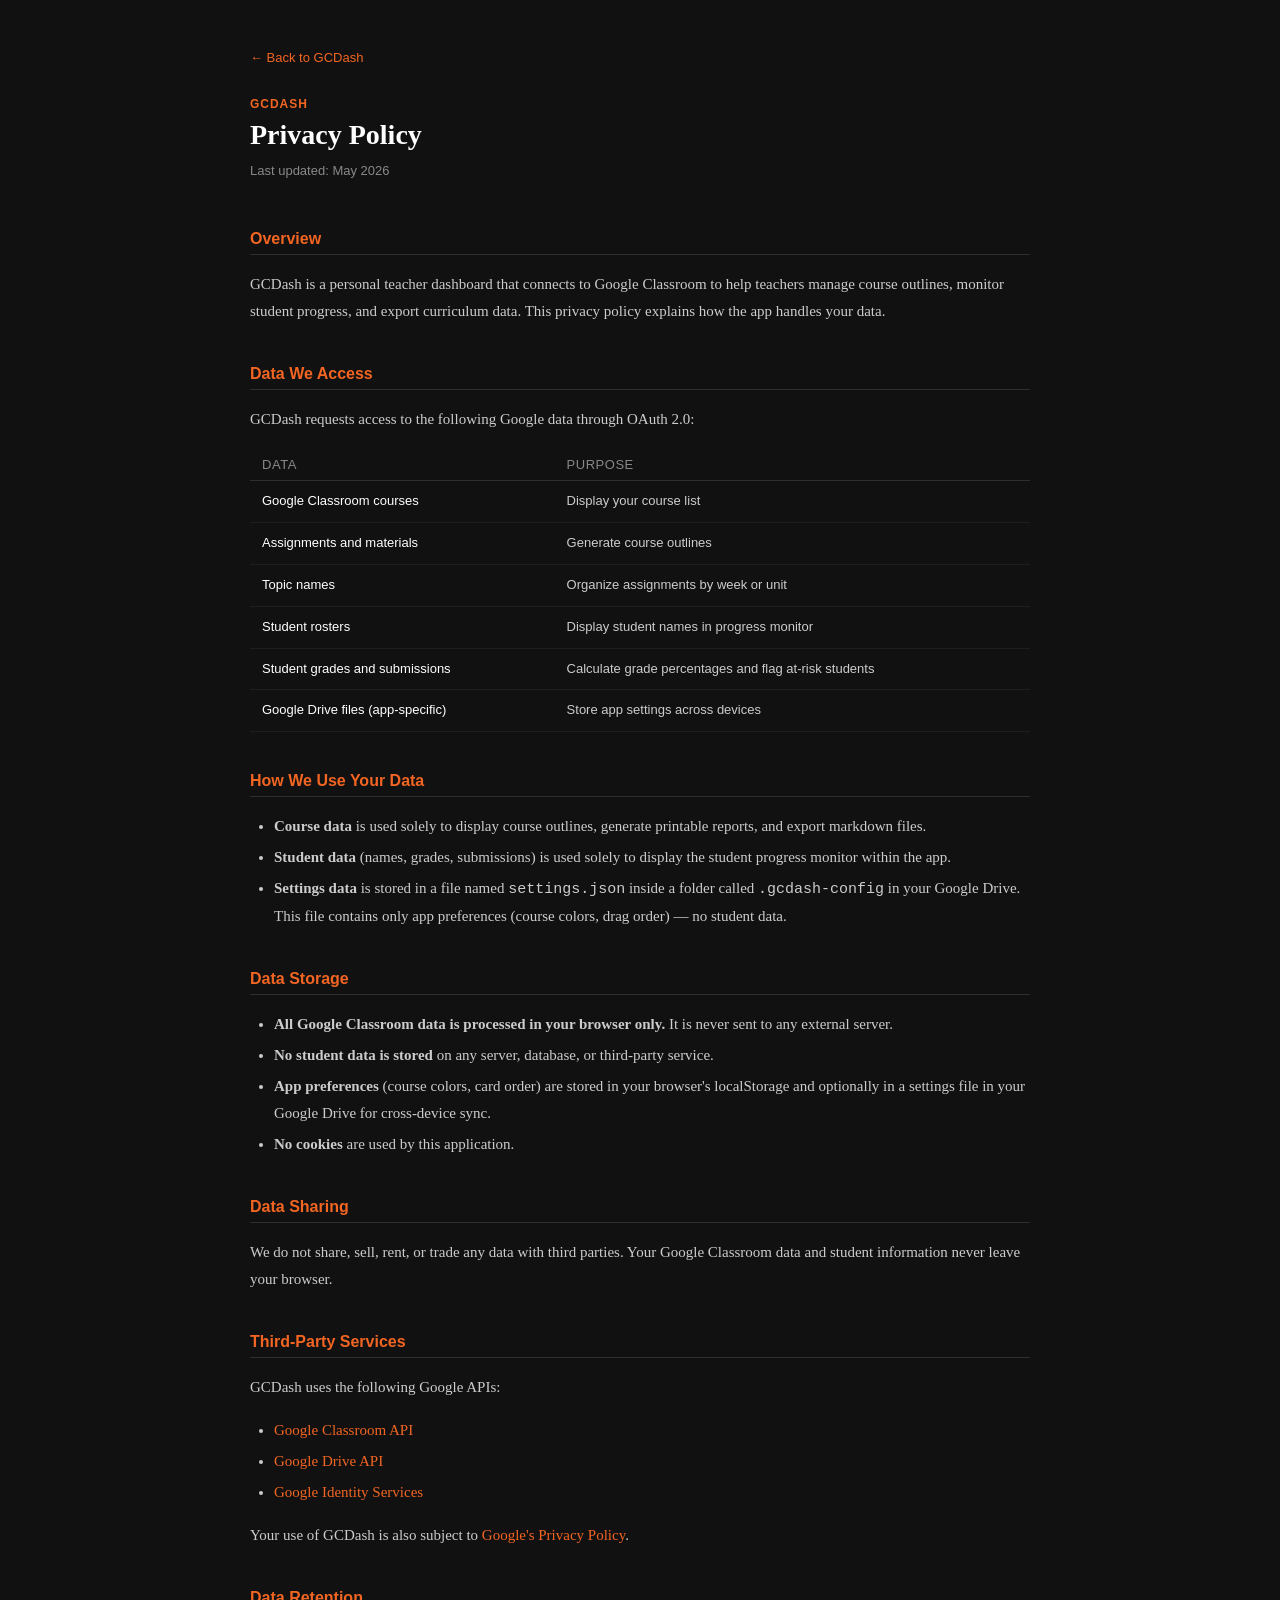
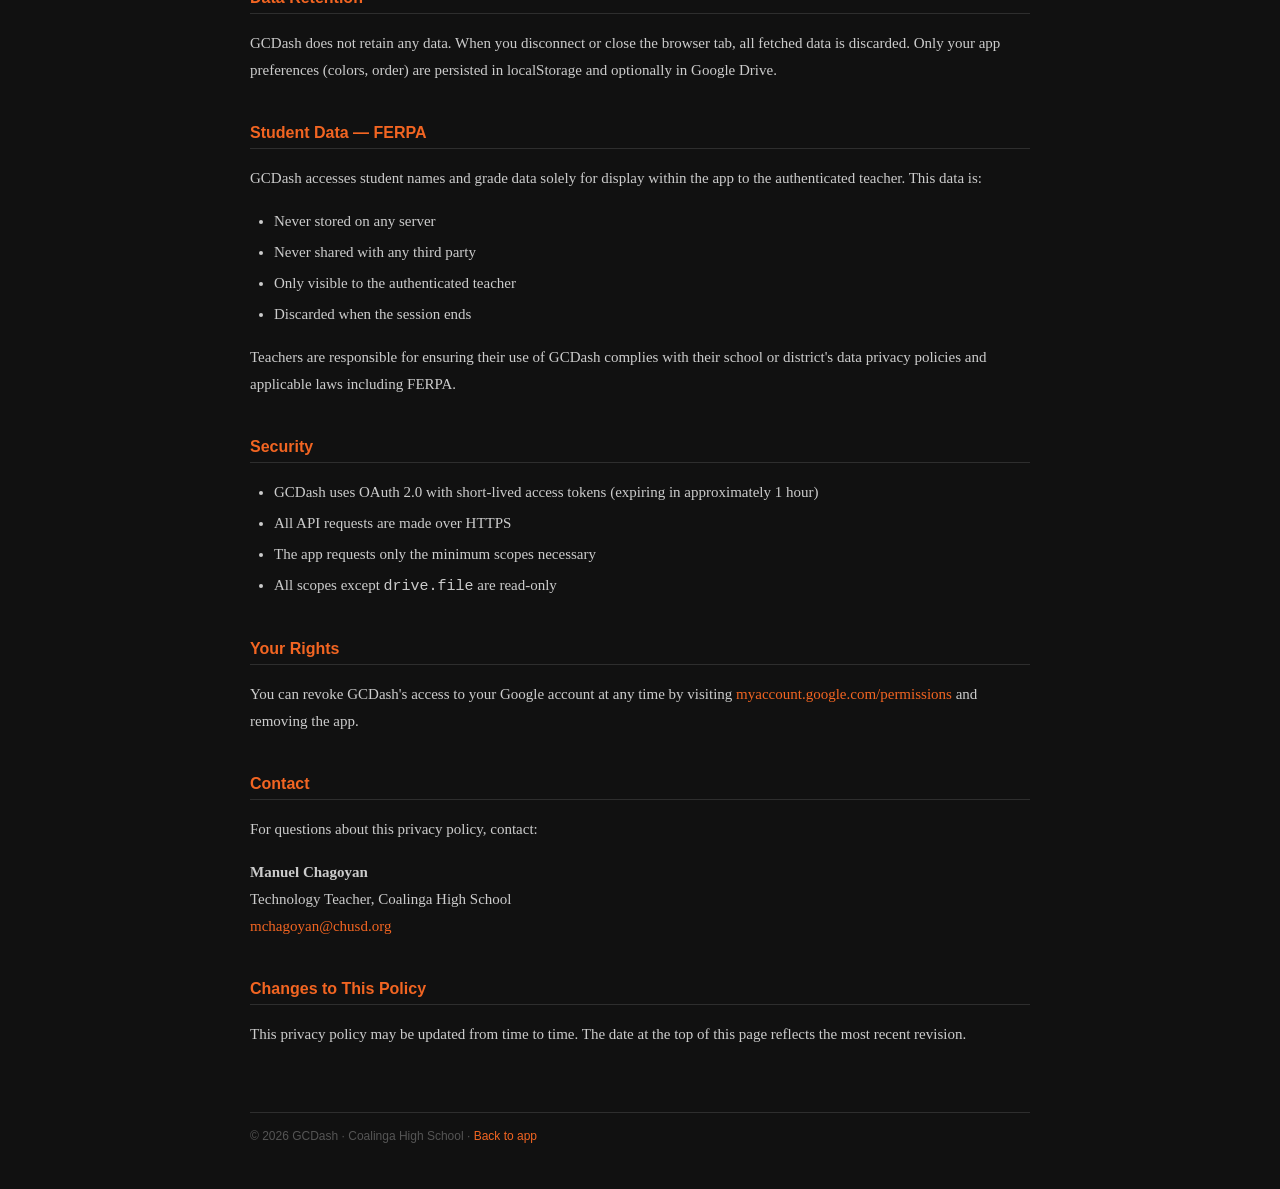
<file: privacy.html>
<!DOCTYPE html>
<html lang="en">

<head>
    <meta charset="UTF-8">
    <meta name="viewport" content="width=device-width, initial-scale=1.0">
    <title>Privacy Policy — GCDash</title>
    <style>
        * {
            box-sizing: border-box;
            margin: 0;
            padding: 0;
        }

        body {
            font-family: Georgia, serif;
            background: #111;
            color: #eee;
            min-height: 100vh;
            padding: 3rem 1.5rem;
        }

        .container {
            max-width: 780px;
            margin: 0 auto;
        }

        .back {
            display: inline-block;
            font-family: sans-serif;
            font-size: 13px;
            color: #F26522;
            text-decoration: none;
            margin-bottom: 2rem;
        }

        .back:hover {
            text-decoration: underline;
        }

        .app-name {
            font-family: sans-serif;
            font-size: 12px;
            font-weight: 700;
            text-transform: uppercase;
            letter-spacing: 0.08em;
            color: #F26522;
            margin-bottom: 0.5rem;
        }

        h1 {
            font-size: 28px;
            font-weight: 700;
            color: #fff;
            margin-bottom: 0.5rem;
        }

        .updated {
            font-size: 13px;
            color: #888;
            margin-bottom: 3rem;
            font-family: sans-serif;
        }

        h2 {
            font-family: sans-serif;
            font-size: 16px;
            font-weight: 600;
            color: #F26522;
            margin: 2.5rem 0 1rem;
            padding-bottom: 6px;
            border-bottom: 0.5px solid #2E2E2E;
        }

        p {
            font-size: 15px;
            line-height: 1.8;
            color: #ccc;
            margin-bottom: 1rem;
        }

        table {
            width: 100%;
            border-collapse: collapse;
            margin-bottom: 1.5rem;
            font-family: sans-serif;
            font-size: 13px;
        }

        th {
            text-align: left;
            color: #888;
            font-weight: 500;
            text-transform: uppercase;
            letter-spacing: 0.04em;
            padding: 8px 12px;
            border-bottom: 0.5px solid #2E2E2E;
        }

        td {
            padding: 10px 12px;
            border-bottom: 0.5px solid #1E1E1E;
            color: #ccc;
            line-height: 1.6;
        }

        td:first-child {
            color: #fff;
            font-weight: 500;
            white-space: nowrap;
        }

        ul {
            padding-left: 1.5rem;
            margin-bottom: 1rem;
        }

        ul li {
            font-size: 15px;
            line-height: 1.8;
            color: #ccc;
            margin-bottom: 4px;
        }

        a {
            color: #F26522;
            text-decoration: none;
        }

        a:hover {
            text-decoration: underline;
        }

        .footer {
            margin-top: 4rem;
            padding-top: 1rem;
            border-top: 0.5px solid #2E2E2E;
            font-family: sans-serif;
            font-size: 12px;
            color: #555;
        }
    </style>
</head>

<body>
    <div class="container">

        <a class="back" href="/">← Back to GCDash</a>

        <div class="app-name">GCDash</div>
        <h1>Privacy Policy</h1>
        <p class="updated">Last updated: May 2026</p>

        <h2>Overview</h2>
        <p>GCDash is a personal teacher dashboard that connects to Google Classroom to help teachers manage course
            outlines, monitor student progress, and export curriculum data. This privacy policy explains how the app
            handles your data.</p>

        <h2>Data We Access</h2>
        <p>GCDash requests access to the following Google data through OAuth 2.0:</p>
        <table>
            <thead>
                <tr>
                    <th>Data</th>
                    <th>Purpose</th>
                </tr>
            </thead>
            <tbody>
                <tr>
                    <td>Google Classroom courses</td>
                    <td>Display your course list</td>
                </tr>
                <tr>
                    <td>Assignments and materials</td>
                    <td>Generate course outlines</td>
                </tr>
                <tr>
                    <td>Topic names</td>
                    <td>Organize assignments by week or unit</td>
                </tr>
                <tr>
                    <td>Student rosters</td>
                    <td>Display student names in progress monitor</td>
                </tr>
                <tr>
                    <td>Student grades and submissions</td>
                    <td>Calculate grade percentages and flag at-risk students</td>
                </tr>
                <tr>
                    <td>Google Drive files (app-specific)</td>
                    <td>Store app settings across devices</td>
                </tr>
            </tbody>
        </table>

        <h2>How We Use Your Data</h2>
        <ul>
            <li><strong>Course data</strong> is used solely to display course outlines, generate printable reports, and
                export markdown files.</li>
            <li><strong>Student data</strong> (names, grades, submissions) is used solely to display the student
                progress monitor within the app.</li>
            <li><strong>Settings data</strong> is stored in a file named <code>settings.json</code> inside a folder
                called <code>.gcdash-config</code> in your Google Drive. This file contains only app preferences (course
                colors, drag order) — no student data.</li>
        </ul>

        <h2>Data Storage</h2>
        <ul>
            <li><strong>All Google Classroom data is processed in your browser only.</strong> It is never sent to any
                external server.</li>
            <li><strong>No student data is stored</strong> on any server, database, or third-party service.</li>
            <li><strong>App preferences</strong> (course colors, card order) are stored in your browser's localStorage
                and optionally in a settings file in your Google Drive for cross-device sync.</li>
            <li><strong>No cookies</strong> are used by this application.</li>
        </ul>

        <h2>Data Sharing</h2>
        <p>We do not share, sell, rent, or trade any data with third parties. Your Google Classroom data and student
            information never leave your browser.</p>

        <h2>Third-Party Services</h2>
        <p>GCDash uses the following Google APIs:</p>
        <ul>
            <li><a href="https://developers.google.com/classroom" target="_blank">Google Classroom API</a></li>
            <li><a href="https://developers.google.com/drive" target="_blank">Google Drive API</a></li>
            <li><a href="https://developers.google.com/identity" target="_blank">Google Identity Services</a></li>
        </ul>
        <p>Your use of GCDash is also subject to <a href="https://policies.google.com/privacy" target="_blank">Google's
                Privacy Policy</a>.</p>

        <h2>Data Retention</h2>
        <p>GCDash does not retain any data. When you disconnect or close the browser tab, all fetched data is discarded.
            Only your app preferences (colors, order) are persisted in localStorage and optionally in Google Drive.</p>

        <h2>Student Data — FERPA</h2>
        <p>GCDash accesses student names and grade data solely for display within the app to the authenticated teacher.
            This data is:</p>
        <ul>
            <li>Never stored on any server</li>
            <li>Never shared with any third party</li>
            <li>Only visible to the authenticated teacher</li>
            <li>Discarded when the session ends</li>
        </ul>
        <p>Teachers are responsible for ensuring their use of GCDash complies with their school or district's data
            privacy policies and applicable laws including FERPA.</p>

        <h2>Security</h2>
        <ul>
            <li>GCDash uses OAuth 2.0 with short-lived access tokens (expiring in approximately 1 hour)</li>
            <li>All API requests are made over HTTPS</li>
            <li>The app requests only the minimum scopes necessary</li>
            <li>All scopes except <code>drive.file</code> are read-only</li>
        </ul>

        <h2>Your Rights</h2>
        <p>You can revoke GCDash's access to your Google account at any time by visiting <a
                href="https://myaccount.google.com/permissions" target="_blank">myaccount.google.com/permissions</a> and
            removing the app.</p>

        <h2>Contact</h2>
        <p>For questions about this privacy policy, contact:</p>
        <p>
            <strong>Manuel Chagoyan</strong><br>
            Technology Teacher, Coalinga High School<br>
            <a href="mailto:mchagoyan@chusd.org">mchagoyan@chusd.org</a>
        </p>

        <h2>Changes to This Policy</h2>
        <p>This privacy policy may be updated from time to time. The date at the top of this page reflects the most
            recent revision.</p>

        <div class="footer">
            &copy; 2026 GCDash · Coalinga High School · <a href="/">Back to app</a>
        </div>

    </div>
</body>

</html>
</file>
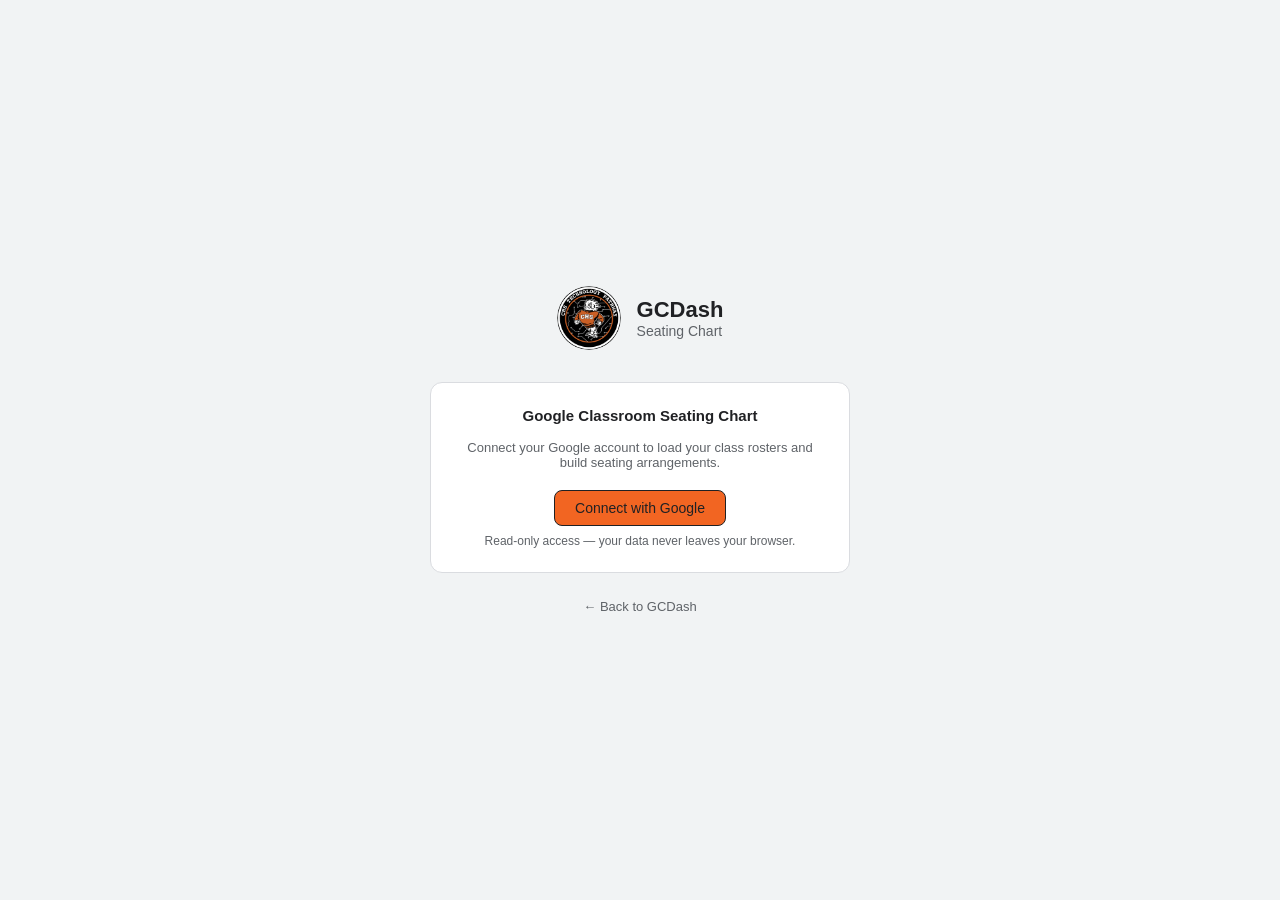
<file: seating.html>
<!DOCTYPE html>
<html lang="en">

<head>
  <meta charset="UTF-8" />
  <meta name="viewport" content="width=1200, user-scalable=yes" />
  <title>GCDash — Seating Chart</title>
  <link rel="icon" type="image/png" href="logo.png" />
  <link rel="preconnect" href="https://fonts.googleapis.com" />
  <link
    href="https://fonts.googleapis.com/css2?family=DM+Sans:wght@400;500;600&family=DM+Mono:wght@400;500&display=swap"
    rel="stylesheet" />
  <style>
    /* ── Reset & tokens ──────────────────────────────────────────────────── */
    *,
    *::before,
    *::after {
      box-sizing: border-box;
      margin: 0;
      padding: 0;
    }

    :root {
      --bg: #f1f3f4;
      --surface: #ffffff;
      --surface2: #f8f9fa;
      --border: #dadce0;
      --accent: #F26522;
      --accent-dim: #C74E0A;
      --text: #202124;
      --text-muted: #5f6368;
      --text-dim: #80868b;

      /* grade tiers */
      --green: #22c55e;
      --green-bg: rgba(34, 197, 94, 0.12);
      --yellow: #eab308;
      --yellow-bg: rgba(234, 179, 8, 0.12);
      --red: #ef4444;
      --red-bg: rgba(239, 68, 68, 0.12);
      --gray: #64748b;
      --gray-bg: rgba(100, 116, 139, 0.10);

      --desk-w: 118px;
      --desk-h: 76px;
      --gap: 10px;
      --radius: 8px;
      --header-h: 56px;
      --toolbar-h: 48px;
      --sidebar-w: 200px;
    }

    body {
      font-family: 'DM Sans', sans-serif;
      background: var(--bg);
      color: var(--text);
      height: 100dvh;
      display: flex;
      flex-direction: column;
      overflow: hidden;
    }

    /* ── Header ──────────────────────────────────────────────────────────── */
    header {
      height: var(--header-h);
      min-height: var(--header-h);
      background: var(--surface);
      border-bottom: 1px solid var(--border);
      display: flex;
      align-items: center;
      gap: 16px;
      padding: 0 16px;
      z-index: 100;
    }

    .header-brand {
      display: flex;
      align-items: center;
      gap: 8px;
      text-decoration: none;
      color: var(--text);
      font-weight: 600;
      font-size: 1rem;
      white-space: nowrap;
    }

    .header-brand img {
      height: 26px;
      width: 26px;
      object-fit: contain;
    }

    .header-brand .sep {
      color: var(--text-dim);
      margin: 0 2px;
    }

    .header-brand .page {
      color: var(--text-muted);
      font-weight: 400;
    }

    .header-controls {
      display: flex;
      align-items: center;
      gap: 8px;
      flex: 1;
    }

    select,
    input[type="number"] {
      background: var(--surface2);
      border: 1px solid var(--border);
      color: var(--text);
      border-radius: 6px;
      padding: 5px 10px;
      font-size: 0.85rem;
      font-family: inherit;
      cursor: pointer;
      outline: none;
      transition: border-color 0.15s;
    }

    select:focus,
    input[type="number"]:focus {
      border-color: var(--accent);
    }

    select option {
      background: var(--surface2);
    }

    select:disabled {
      opacity: 0.4;
      cursor: default;
    }

    input[type="number"] {
      width: 56px;
      text-align: center;
    }

    .btn {
      display: inline-flex;
      align-items: center;
      gap: 5px;
      padding: 5px 13px;
      border-radius: 6px;
      border: 1px solid transparent;
      font-size: 0.84rem;
      font-family: inherit;
      font-weight: 500;
      cursor: pointer;
      transition: background 0.15s, border-color 0.15s, opacity 0.15s;
      white-space: nowrap;
    }

    .btn-primary {
      background: var(--accent);
      color: #fff;
    }

    .btn-primary:hover:not(:disabled) {
      background: #3d7fc4;
    }

    .btn-ghost {
      background: transparent;
      border-color: var(--border);
      color: var(--text-muted);
    }

    .btn-ghost:hover:not(:disabled) {
      background: var(--surface2);
      color: var(--text);
      border-color: var(--accent);
    }

    .btn-danger {
      background: transparent;
      border-color: var(--border);
      color: #ef4444;
    }

    .btn-danger:hover:not(:disabled) {
      background: rgba(239, 68, 68, 0.1);
      border-color: #ef4444;
    }

    .btn:disabled {
      opacity: 0.35;
      cursor: default;
    }

    .divider-v {
      width: 1px;
      height: 24px;
      background: var(--border);
      flex-shrink: 0;
    }

    .header-right {
      margin-left: auto;
      display: flex;
      align-items: center;
      gap: 8px;
    }

    /* ── Auth overlay — matches GCDash setup-box ─────────────────────────── */
    #authOverlay {
      position: fixed;
      inset: 0;
      background: var(--bg);
      display: flex;
      flex-direction: column;
      align-items: center;
      justify-content: center;
      z-index: 999;
      font-family: sans-serif;
    }

    #authOverlay.hidden {
      display: none;
    }

    .gc-header {
      display: flex;
      align-items: center;
      gap: 1rem;
      margin-bottom: 2rem;
    }

    .gc-logo {
      width: 64px;
      height: 64px;
      border-radius: 50%;
      flex-shrink: 0;
    }

    .gc-header h1 {
      font-size: 22px;
      font-weight: 700;
      color: var(--text);
    }

    .gc-header .subtitle {
      font-size: 14px;
      color: var(--text-muted);
    }

    .setup-box {
      background: var(--surface);
      border: 0.5px solid var(--border);
      border-radius: 12px;
      padding: 1.5rem;
      text-align: center;
      width: 100%;
      max-width: 420px;
    }

    .setup-box h2 {
      font-size: 15px;
      font-weight: 600;
      margin-bottom: 1rem;
      color: var(--text);
    }

    .token-note {
      font-size: 12px;
      color: var(--text-muted);
      margin-top: 8px;
    }

    .btn-connect {
      display: inline-flex;
      align-items: center;
      gap: 8px;
      padding: 9px 20px;
      border-radius: 8px;
      border: 1px solid var(--text);
      background: var(--accent);
      color: var(--text);
      font-size: 14px;
      cursor: pointer;
      transition: background 0.15s;
      font-family: sans-serif;
    }

    .btn-connect:hover {
      background: var(--accent-dim);
    }

    .btn-connect:disabled {
      opacity: 0.4;
      cursor: not-allowed;
    }

    /* ── Toolbar ─────────────────────────────────────────────────────────── */
    #toolbar {
      height: var(--toolbar-h);
      min-height: var(--toolbar-h);
      background: var(--surface);
      border-bottom: 1px solid var(--border);
      display: flex;
      align-items: center;
      gap: 8px;
      padding: 0 16px;
      z-index: 90;
    }

    .toolbar-label {
      font-size: 0.75rem;
      font-family: 'DM Mono', monospace;
      color: var(--text-dim);
      text-transform: uppercase;
      letter-spacing: 0.06em;
      margin-right: 4px;
    }

    /* Dropdown wrap */
    .dd-wrap {
      position: relative;
    }

    .dd-menu {
      display: none;
      position: absolute;
      top: calc(100% + 6px);
      left: 0;
      background: var(--surface2);
      border: 1px solid var(--border);
      border-radius: 8px;
      box-shadow: 0 8px 24px rgba(0, 0, 0, 0.4);
      z-index: 200;
      min-width: 180px;
      overflow: hidden;
      padding: 4px 0;
    }

    .dd-menu.open {
      display: block;
    }

    .dd-menu button {
      display: block;
      width: 100%;
      padding: 8px 14px;
      background: none;
      border: none;
      color: var(--text);
      text-align: left;
      font-size: 0.85rem;
      font-family: inherit;
      cursor: pointer;
      transition: background 0.1s;
    }

    .dd-menu button:hover {
      background: var(--surface);
    }

    .dd-menu button.danger {
      color: #ef4444;
    }

    .dd-menu hr {
      border: none;
      border-top: 1px solid var(--border);
      margin: 4px 0;
    }

    /* ── Legend ──────────────────────────────────────────────────────────── */
    #legend {
      display: flex;
      align-items: center;
      gap: 14px;
      padding: 0 16px;
      height: 36px;
      min-height: 36px;
      background: var(--bg);
      border-bottom: 1px solid var(--border);
      font-size: 0.75rem;
    }

    .legend-dot {
      display: inline-block;
      width: 8px;
      height: 8px;
      border-radius: 50%;
      margin-right: 4px;
    }

    .legend-item {
      color: var(--text-muted);
      display: flex;
      align-items: center;
    }

    #legend-meta {
      margin-left: auto;
      color: var(--text-dim);
      font-size: 0.72rem;
    }

    /* ── Main layout ─────────────────────────────────────────────────────── */
    #main {
      display: flex;
      flex: 1;
      overflow: hidden;
    }

    /* ── Sidebar ─────────────────────────────────────────────────────────── */
    #sidebar {
      width: var(--sidebar-w);
      min-width: var(--sidebar-w);
      background: var(--surface);
      border-right: 1px solid var(--border);
      display: flex;
      flex-direction: column;
      overflow: hidden;
      transition: width 0.2s, min-width 0.2s;
    }

    #sidebar.collapsed {
      width: 0;
      min-width: 0;
      border-right: none;
    }

    #reopenTab {
      position: absolute;
      left: 0;
      top: 50%;
      transform: translateY(-50%);
      width: 18px;
      height: 48px;
      background: var(--surface);
      border: 1px solid var(--border);
      border-left: none;
      border-radius: 0 6px 6px 0;
      display: none;
      align-items: center;
      justify-content: center;
      cursor: pointer;
      color: var(--text-muted);
      font-size: 0.7rem;
      z-index: 20;
      transition: background 0.15s, color 0.15s;
    }

    #reopenTab:hover {
      background: var(--surface2);
      color: var(--accent);
    }

    #sidebar.collapsed~#chartArea #reopenTab {
      display: flex;
    }

    .sidebar-header {
      display: flex;
      align-items: center;
      justify-content: space-between;
      padding: 10px 12px 8px;
      border-bottom: 1px solid var(--border);
      flex-shrink: 0;
    }

    .sidebar-header h2 {
      font-size: 0.8rem;
      font-weight: 600;
      color: var(--text-muted);
      text-transform: uppercase;
      letter-spacing: 0.06em;
    }

    #rosterList {
      flex: 1;
      overflow-y: auto;
      padding: 8px 8px;
      list-style: none;
      display: flex;
      flex-direction: column;
      gap: 3px;
    }

    #rosterList::-webkit-scrollbar {
      width: 4px;
    }

    #rosterList::-webkit-scrollbar-track {
      background: transparent;
    }

    #rosterList::-webkit-scrollbar-thumb {
      background: var(--border);
      border-radius: 2px;
    }

    .student-chip {
      padding: 5px 9px;
      border-radius: 5px;
      font-size: 0.8rem;
      font-weight: 500;
      cursor: grab;
      border-left: 3px solid transparent;
      background: var(--surface2);
      color: var(--text);
      transition: opacity 0.15s, background 0.15s;
      user-select: none;
      line-height: 1.3;
    }

    .student-chip:active {
      cursor: grabbing;
    }

    .student-chip.placed {
      opacity: 0.55;
      cursor: default;
    }

    .student-chip.unseated {
      background: rgba(250, 204, 21, 0.35);
    }

    .student-chip.tier-green {
      border-color: var(--green);
    }

    .student-chip.tier-yellow {
      border-color: var(--yellow);
    }

    .student-chip.tier-red {
      border-color: var(--red);
    }

    .student-chip.tier-gray {
      border-color: var(--accent);
    }

    .student-chip.chip-selected {
      outline: 2px solid var(--accent);
      outline-offset: 2px;
      background: rgba(242, 101, 34, 0.15);
    }

    #rosterHint {
      padding: 12px;
      font-size: 0.8rem;
      color: var(--text-dim);
    }

    /* ── Chart area ──────────────────────────────────────────────────────── */
    #chartArea {
      flex: 1;
      overflow: auto;
      padding: 24px;
      position: relative;
    }

    #chartArea::-webkit-scrollbar {
      width: 6px;
      height: 6px;
    }

    #chartArea::-webkit-scrollbar-track {
      background: transparent;
    }

    #chartArea::-webkit-scrollbar-thumb {
      background: var(--border);
      border-radius: 3px;
    }

    #gridWrapper {
      position: relative;
      display: inline-block;
    }

    #grid {
      display: grid;
      gap: var(--gap);
    }

    /* ── Desk cards ──────────────────────────────────────────────────────── */
    .desk {
      width: var(--desk-w);
      height: var(--desk-h);
      border-radius: var(--radius);
      border: 1px dashed var(--border);
      background: var(--surface);
      display: flex;
      align-items: center;
      justify-content: center;
      color: var(--text-dim);
      font-size: 1.2rem;
      cursor: pointer;
      transition: border-color 0.15s, background 0.15s;
      position: relative;
      overflow: hidden;
      user-select: none;
    }

    .desk:hover:not(.occupied):not(.is-aisle) {
      border-color: var(--accent);
      background: var(--surface2);
      color: var(--accent);
    }

    .desk.drag-over {
      border-color: var(--accent);
      background: rgba(242, 101, 34, 0.08);
    }

    .desk.is-aisle {
      background: #e8eaed;
      border: 1px dashed var(--border);
      opacity: 0.7;
    }

    .desk.is-aisle:hover {
      opacity: 0.9;
    }

    .desk.is-space {
      background: var(--bg);
      border: 1px solid #e8eaed !important;
      cursor: default !important;
      opacity: 1;
    }
    .desk.is-space:hover {
      background: var(--bg) !important;
      box-shadow: none !important;
    }
    body.room-edit-mode .desk:not(.occupied):not(.is-aisle) {
      cursor: pointer !important;
    }
    body.room-edit-mode .desk.is-space:hover {
      background: #e8eaed !important;
    }
    body.room-edit-mode .desk:not(.is-space):not(.occupied):not(.is-aisle) {
      border: 1px dashed #F26522 !important;
    }
    #editRoomBtn.active {
      background: #F26522;
      color: #fff;
      border-color: transparent;
    }

    #privacyToggleBtn.active {
      background: #F26522;
      color: #fff;
      border-color: transparent;
    }

    body.private-mode #legend {
      display: none;
    }

    .restore-btn {
      background: none;
      border: none;
      color: var(--text-dim);
      font-size: 0.8rem;
      cursor: pointer;
      padding: 4px;
    }

    /* Occupied desk */
    .desk.occupied {
      border: none;
      border-left: 3px solid transparent;
      cursor: default;
      flex-direction: column;
      align-items: flex-start;
      justify-content: flex-end;
      padding: 6px 8px;
      gap: 1px;
      draggable: true;
    }

    .desk.occupied.tier-green {
      background: var(--green-bg);
      border-color: var(--green);
    }

    .desk.occupied.tier-yellow {
      background: var(--yellow-bg);
      border-color: var(--yellow);
    }

    .desk.occupied.tier-red {
      background: var(--red-bg);
      border-color: var(--red);
    }

    .desk.occupied.tier-gray {
      background: var(--surface2);
      border-color: var(--accent);
    }

    /* Attendance overrides — take priority over grade tier coloring */
    .desk.occupied.att-absent {
      background: var(--accent-dim);
      border-color: var(--accent-dim);
    }

    .desk.occupied.att-absent .desk-grade,
    .desk.occupied.att-absent .desk-name,
    .desk.occupied.att-absent .desk-name a {
      color: #fff;
    }

    .desk.occupied.att-tardy {
      background: rgba(242, 101, 34, 0.3);
      border-color: var(--accent);
    }

    .desk.occupied.att-present {
      background: rgba(59, 130, 246, 0.15);
      border-color: #3b82f6;
    }

    .desk.occupied:hover {
      filter: brightness(1.08);
      cursor: grab;
    }

    .desk.occupied:active {
      cursor: grabbing;
    }

    .desk.dragging {
      opacity: 0.3;
    }

    .desk-remove {
      position: absolute;
      top: 4px;
      right: 4px;
      width: 16px;
      height: 16px;
      border-radius: 50%;
      background: rgba(0, 0, 0, 0.12);
      border: none;
      color: var(--text-muted);
      font-size: 0.6rem;
      cursor: pointer;
      display: flex;
      align-items: center;
      justify-content: center;
      opacity: 0;
      transition: opacity 0.15s;
      z-index: 2;
    }

    .desk-number-badge {
      position: absolute;
      top: 4px;
      right: 4px;
      min-width: 16px;
      height: 16px;
      padding: 0 3px;
      border-radius: 3px;
      background: #fff;
      color: var(--text-dim);
      font-size: 0.62rem;
      font-weight: 700;
      font-family: 'DM Mono', monospace;
      line-height: 1;
      display: flex;
      align-items: center;
      justify-content: center;
      border: 1px solid var(--border);
      pointer-events: none;
      z-index: 1;
      transition: opacity 0.15s;
    }

    .desk:hover .desk-remove {
      opacity: 1;
    }

    .desk.occupied:hover .desk-number-badge {
      opacity: 0;
    }

    .desk-att-badge {
      position: absolute;
      top: 4px;
      left: 4px;
      width: 16px;
      height: 16px;
      border-radius: 50%;
      background: #fff;
      color: var(--accent-dim);
      font-size: 0.62rem;
      font-weight: 700;
      font-family: 'DM Mono', monospace;
      line-height: 1;
      display: flex;
      align-items: center;
      justify-content: center;
    }

    .desk-grade {
      font-size: 0.7rem;
      font-family: 'DM Mono', monospace;
      font-weight: 500;
      color: var(--text-muted);
      margin-bottom: 2px;
    }

    .desk-name {
      font-size: 0.78rem;
      font-weight: 600;
      line-height: 1.2;
      color: var(--text);
    }

    .desk-meta-tags {
      display: flex;
      flex-wrap: wrap;
      gap: 2px;
      margin-top: 2px;
    }

    .desk-tag {
      font-size: 0.62rem;
      font-family: 'DM Mono', monospace;
      padding: 1px 4px;
      border-radius: 3px;
      background: rgba(0, 0, 0, 0.07);
      color: var(--text-muted);
      line-height: 1.4;
    }

    /* ── Resize handles ──────────────────────────────────────────────────── */
    #resizeOverlay {
      position: absolute;
      inset: 0;
      pointer-events: none;
      z-index: 10;
    }

    .resize-handle {
      position: absolute;
      pointer-events: all;
      background: transparent;
      transition: background 0.15s;
      border-radius: 2px;
    }

    .col-handle {
      width: 10px;
      top: 0;
      bottom: 0;
      cursor: col-resize;
      transform: translateX(-50%);
    }

    .row-handle {
      height: 10px;
      left: 0;
      right: 0;
      cursor: row-resize;
      transform: translateY(-50%);
    }

    .col-handle:hover,
    .col-handle.active {
      background: rgba(242, 101, 34, 0.25);
    }

    .row-handle:hover,
    .row-handle.active {
      background: rgba(242, 101, 34, 0.25);
    }

    /* ── Student picker modal ────────────────────────────────────────────── */
    #pickerOverlay {
      position: fixed;
      inset: 0;
      background: rgba(0, 0, 0, 0.6);
      z-index: 300;
      display: flex;
      align-items: center;
      justify-content: center;
    }

    #pickerOverlay.hidden {
      display: none;
    }

    #pickerBox {
      background: var(--surface2);
      border: 1px solid var(--border);
      border-radius: 12px;
      width: 280px;
      max-height: 420px;
      display: flex;
      flex-direction: column;
      overflow: hidden;
      box-shadow: 0 16px 48px rgba(0, 0, 0, 0.5);
    }

    #pickerBox h3 {
      padding: 14px 16px 10px;
      font-size: 0.85rem;
      font-weight: 600;
      border-bottom: 1px solid var(--border);
      color: var(--text-muted);
      text-transform: uppercase;
      letter-spacing: 0.06em;
    }

    #pickerSearch {
      margin: 10px 12px 0;
      padding: 7px 10px;
      border-radius: 6px;
      border: 1px solid var(--border);
      background: var(--surface);
      color: var(--text);
      font-family: inherit;
      font-size: 0.85rem;
      outline: none;
    }

    #pickerSearch:focus {
      border-color: var(--accent);
    }

    #pickerList {
      flex: 1;
      overflow-y: auto;
      padding: 8px 8px;
      list-style: none;
      display: flex;
      flex-direction: column;
      gap: 3px;
    }

    #pickerList::-webkit-scrollbar {
      width: 4px;
    }

    #pickerList::-webkit-scrollbar-thumb {
      background: var(--border);
      border-radius: 2px;
    }

    .picker-item {
      padding: 7px 10px;
      border-radius: 5px;
      font-size: 0.83rem;
      cursor: pointer;
      border-left: 3px solid transparent;
      background: var(--surface);
      transition: background 0.1s;
    }

    .picker-item:hover {
      background: var(--border);
    }

    .picker-item.tier-green {
      border-color: var(--green);
    }

    .picker-item.tier-yellow {
      border-color: var(--yellow);
    }

    .picker-item.tier-red {
      border-color: var(--red);
    }

    .picker-item.tier-gray {
      border-color: var(--accent);
    }

    .picker-cancel {
      padding: 10px 16px;
      border-top: 1px solid var(--border);
      display: flex;
      justify-content: flex-end;
    }

    /* ── Print modal ─────────────────────────────────────────────────────── */
    #printOverlay {
      position: fixed;
      inset: 0;
      background: rgba(0, 0, 0, 0.6);
      z-index: 400;
      display: flex;
      align-items: center;
      justify-content: center;
    }

    #printOverlay.hidden {
      display: none;
    }

    #printBox {
      background: var(--surface2);
      border: 1px solid var(--border);
      border-radius: 12px;
      width: 400px;
      max-height: 80dvh;
      display: flex;
      flex-direction: column;
      box-shadow: 0 16px 48px rgba(0, 0, 0, 0.5);
    }

    .print-class-row {
      display: flex;
      align-items: center;
      gap: 10px;
      padding: 8px 10px;
      border-radius: 6px;
      background: var(--surface);
      cursor: pointer;
      font-size: 0.84rem;
      transition: background 0.1s;
    }

    .print-class-row:hover {
      background: var(--border);
    }

    .print-class-row input[type="checkbox"] {
      accent-color: var(--accent);
      width: 15px;
      height: 15px;
      cursor: pointer;
    }

    .print-class-name {
      flex: 1;
    }

    .print-cache-badge {
      font-size: 0.7rem;
      font-family: 'DM Mono', monospace;
      padding: 2px 6px;
      border-radius: 4px;
      background: rgba(34, 197, 94, 0.15);
      color: var(--green);
    }

    /* ── Settings panel ──────────────────────────────────────────────────── */
    #settingsOverlay {
      position: fixed;
      inset: 0;
      background: rgba(0, 0, 0, 0.6);
      z-index: 400;
      display: flex;
      align-items: center;
      justify-content: center;
    }

    #settingsOverlay.hidden {
      display: none;
    }

    #settingsBox {
      background: var(--surface2);
      border: 1px solid var(--border);
      border-radius: 12px;
      width: 440px;
      max-height: 80dvh;
      overflow-y: auto;
      box-shadow: 0 16px 48px rgba(0, 0, 0, 0.5);
    }

    .settings-header {
      display: flex;
      align-items: center;
      justify-content: space-between;
      padding: 16px 20px;
      border-bottom: 1px solid var(--border);
      position: sticky;
      top: 0;
      background: var(--surface2);
      z-index: 1;
    }

    .settings-header h2 {
      font-size: 1rem;
      font-weight: 600;
    }

    .settings-section {
      padding: 16px 20px;
      border-bottom: 1px solid var(--border);
    }

    .settings-section:last-child {
      border-bottom: none;
    }

    .settings-section h3 {
      font-size: 0.75rem;
      font-weight: 600;
      color: var(--text-muted);
      text-transform: uppercase;
      letter-spacing: 0.06em;
      margin-bottom: 12px;
    }

    .field-row {
      display: flex;
      flex-direction: column;
      gap: 5px;
      margin-bottom: 12px;
    }

    .field-row:last-child {
      margin-bottom: 0;
    }

    .field-row label {
      font-size: 0.8rem;
      color: var(--text-muted);
    }

    .field-row input[type="text"],
    .field-row input[type="number"],
    .field-row input[type="password"] {
      width: 100%;
      padding: 7px 10px;
      border-radius: 6px;
      border: 1px solid var(--border);
      background: var(--surface);
      color: var(--text);
      font-family: inherit;
      font-size: 0.85rem;
      outline: none;
    }

    .field-row input:focus {
      border-color: var(--accent);
    }

    .threshold-row {
      display: grid;
      grid-template-columns: 1fr 1fr;
      gap: 10px;
    }

    .aeries-note {
      font-size: 0.78rem;
      color: var(--text-dim);
      background: var(--surface);
      border: 1px solid var(--border);
      border-radius: 6px;
      padding: 10px 12px;
      margin-bottom: 12px;
      line-height: 1.5;
    }

    .aeries-disabled {
      opacity: 0.45;
      pointer-events: none;
    }

    .meta-field-row {
      display: grid;
      grid-template-columns: 80px 1fr;
      gap: 8px;
      align-items: center;
      margin-bottom: 8px;
    }

    .meta-field-row .field-key {
      font-size: 0.75rem;
      font-family: 'DM Mono', monospace;
      color: var(--text-dim);
      background: var(--surface);
      border: 1px solid var(--border);
      border-radius: 4px;
      padding: 4px 6px;
      text-align: center;
    }

    /* ── Toast ───────────────────────────────────────────────────────────── */
    #toast {
      position: fixed;
      bottom: 24px;
      left: 50%;
      transform: translateX(-50%) translateY(20px);
      background: var(--surface2);
      border: 1px solid var(--border);
      color: var(--text);
      padding: 9px 18px;
      border-radius: 8px;
      font-size: 0.85rem;
      box-shadow: 0 4px 16px rgba(0, 0, 0, 0.4);
      opacity: 0;
      transition: opacity 0.2s, transform 0.2s;
      pointer-events: none;
      z-index: 999;
      white-space: nowrap;
    }

    #toast.show {
      opacity: 1;
      transform: translateX(-50%) translateY(0);
    }

    /* ── Loading spinner ─────────────────────────────────────────────────── */
    .spinner {
      display: inline-block;
      width: 14px;
      height: 14px;
      border: 2px solid var(--border);
      border-top-color: var(--accent);
      border-radius: 50%;
      animation: spin 0.7s linear infinite;
      vertical-align: middle;
    }

    @keyframes spin {
      to {
        transform: rotate(360deg);
      }
    }

    /* ── Phone — view-only mode ──────────────────────────────────────────── */
    body.is-phone #applyGridBtn,
    body.is-phone #saveRoomBtn,
    body.is-phone #deleteRoomBtn,
    body.is-phone #assignBtn,
    body.is-phone #saveBtn,
    body.is-phone #settingsBtn,
    body.is-phone #printBtn,
    body.is-phone .desk-remove,
    body.is-phone #resizeOverlay,
    body.is-phone .restore-btn {
      display: none !important;
    }

    body.is-phone .desk.occupied {
      cursor: default;
    }

    body.is-phone .desk.occupied:hover {
      filter: none;
      cursor: default;
    }

    body.is-phone #rowCount,
    body.is-phone #colCount,
    body.is-phone label[for] {
      pointer-events: none;
      opacity: 0.5;
    }

    /* ── Tablet — tap-to-move mode ───────────────────────────────────────── */
    body.is-tablet #applyGridBtn,
    body.is-tablet #saveRoomBtn,
    body.is-tablet #deleteRoomBtn,
    body.is-tablet #editRoomBtn,
    body.is-tablet #assignBtn,
    body.is-tablet #saveBtn,
    body.is-tablet #settingsBtn,
    body.is-tablet #printBtn,
    body.is-tablet .desk-remove,
    body.is-tablet #resizeOverlay,
    body.is-tablet .restore-btn {
      display: none !important;
    }

    body.is-tablet #rowCount,
    body.is-tablet #colCount,
    body.is-tablet label[for] {
      pointer-events: none;
      opacity: 0.5;
    }

    body.is-tablet .desk {
      user-select: none;
      -webkit-user-select: none;
    }

    body.is-tablet .desk.occupied {
      cursor: pointer;
    }

    body.is-tablet .student-chip {
      user-select: none;
      -webkit-user-select: none;
      cursor: pointer;
    }

    /* Selected desk ring */
    .desk.occupied.selected {
      outline: 3px solid var(--accent);
      outline-offset: 2px;
      filter: brightness(1.15);
    }

    /* ── Tap confirm popover ─────────────────────────────────────────────── */
    #tapConfirm {
      position: fixed;
      top: 50%;
      left: 50%;
      transform: translate(-50%, -50%);
      background: var(--surface2);
      border: 1px solid var(--border);
      border-radius: 12px;
      padding: 20px 24px;
      z-index: 500;
      box-shadow: 0 16px 48px rgba(0, 0, 0, 0.5);
      text-align: center;
      min-width: 260px;
      display: none;
    }

    #tapConfirm.show {
      display: block;
    }

    #tapConfirm p {
      font-size: 1rem;
      font-weight: 500;
      margin-bottom: 16px;
      color: var(--text);
    }

    .tap-confirm-btns {
      display: flex;
      gap: 10px;
      justify-content: center;
    }

    .tap-confirm-btns button {
      padding: 12px 28px;
      border-radius: 8px;
      border: none;
      font-size: 1rem;
      font-family: inherit;
      font-weight: 600;
      cursor: pointer;
      min-width: 100px;
    }

    #tapConfirmYes {
      background: var(--accent);
      color: #fff;
    }

    #tapConfirmNo {
      background: var(--surface);
      color: var(--text-muted);
      border: 1px solid var(--border);
    }

    /* ── Responsive ──────────────────────────────────────────────────────────── */
    @media (max-width: 768px) {
      :root {
        --desk-w: 90px;
        --desk-h: 60px;
        --sidebar-w: 160px;
        --header-h: auto;
      }

      header {
        flex-direction: column;
        height: auto;
        min-height: auto;
        align-items: stretch;
        padding: 0;
      }

      /* Row 1: brand + sign out already inline-styled; Row 2: wrap controls */
      header > div:last-child {
        flex-wrap: wrap;
        gap: 6px;
        padding: 6px 10px;
      }

      select { max-width: 140px; }

      .divider-v { display: none; }

      #toolbar { padding: 0 10px; }

      #legend {
        flex-wrap: wrap;
        height: auto;
        min-height: auto;
        padding: 6px 10px;
        gap: 8px;
      }

      #sidebar {
        --sidebar-w: 140px;
        width: 140px;
        min-width: 140px;
      }

      .student-chip { font-size: 0.72rem; padding: 4px 7px; }

      #chartArea { padding: 12px; }

      .desk-name { font-size: 0.7rem; }
      .desk-grade { font-size: 0.65rem; }
    }

    @media (max-width: 480px) {
      :root {
        --desk-w: 76px;
        --desk-h: 54px;
      }

      #sidebar { display: none; }

      header > div:last-child select { max-width: 120px; }
    }
  </style>
</head>

<body>

  <!-- ── Auth overlay — matches GCDash login screen ────────────────────────── -->
  <div id="authOverlay">
    <div class="gc-header">
      <img src="logo.png" alt="CHS Technology Pathway" class="gc-logo" onerror="this.style.display='none'" />
      <div>
        <h1>GCDash</h1>
        <p class="subtitle">Seating Chart</p>
      </div>
    </div>
    <div class="setup-box">
      <h2>Google Classroom Seating Chart</h2>
      <p style="font-size:13px;color:#5f6368;margin-bottom:1.25rem;">Connect your Google account to load your class rosters
        and build seating arrangements.</p>
      <button class="btn-connect" id="connectBtn" onclick="initGIS()">Connect with Google</button>
      <div class="token-note">Read-only access — your data never leaves your browser.</div>
      <div id="authError" style="font-size:13px;color:#ef4444;margin-top:10px;display:none;"></div>
    </div>
    <div style="margin-top:1.5rem;">
      <a href="index.html" style="font-size:13px;color:#5f6368;text-decoration:none;">← Back to GCDash</a>
    </div>
  </div>

  <!-- ── Header ────────────────────────────────────────────────────────────── -->
  <header style="height:auto;min-height:auto;flex-direction:column;align-items:stretch;padding:0;">
    <!-- Row 1: Brand + Sign out -->
    <div style="display:flex;align-items:center;padding:8px 16px;border-bottom:1px solid var(--border);">
      <a class="header-brand" href="#" onclick="goHome(); return false;">
        <img src="logo.png" alt="GCDash" onerror="this.style.display='none'" />
        GCDash <span class="sep">/</span><span class="page">Seating</span>
      </a>
      <a href="#" onclick="signOutSeating(); return false;"
        style="margin-left:auto;font-size:13px;color:var(--text-muted);text-decoration:none;">Sign out</a>
    </div>
    <!-- Row 2: Controls -->
    <div style="display:flex;align-items:center;gap:8px;padding:6px 16px;flex-wrap:wrap;">
      <select id="courseSelect">
        <option value="">— Select class —</option>
      </select>

      <div class="divider-v"></div>

      <label style="font-size:0.82rem;color:var(--text-muted);">Rows</label>
      <input type="number" id="rowCount" value="5" min="1" max="28" />
      <label style="font-size:0.82rem;color:var(--text-muted);">Cols</label>
      <input type="number" id="colCount" value="6" min="1" max="28" />
      <button class="btn btn-ghost" id="applyGridBtn">Apply</button>

      <div class="divider-v"></div>

      <button class="btn btn-ghost" id="editRoomBtn" disabled>Edit Room</button>
      <select id="roomSelect">
        <option value="">— Room layout —</option>
      </select>
      <button class="btn btn-ghost" id="saveRoomBtn">Save Room</button>
      <button class="btn btn-ghost" id="deleteRoomBtn" title="Delete room layout" style="padding:5px 9px;">✕</button>

      <div class="divider-v"></div>
      <div class="dd-wrap">
        <button class="btn btn-ghost" id="assignBtn" disabled>Assign ▾</button>
        <div class="dd-menu" id="assignMenu">
          <button data-mode="alpha">Alphabetical (Last Name)</button>
          <button data-mode="random">Random</button>
          <hr />
          <button data-mode="reset" class="danger">Reset — Clear All Seats</button>
          <button data-mode="resetAttendance" class="danger">Reset — Clear Attendance (A/T/P)</button>
        </div>
      </div>
      <button class="btn btn-primary" id="saveBtn" disabled>Save Seating Chart</button>
      <button class="btn btn-ghost" id="privacyToggleBtn" title="Toggle whether grade/risk colors are visible on desks">Public View</button>
      <button class="btn btn-ghost" id="printBtn">Print</button>
      <button class="btn btn-ghost" id="settingsBtn" style="padding:5px 10px;" title="Settings">⚙</button>
    </div>
  </header>

  <!-- ── Toolbar ────────────────────────────────────────────────────────────── -->
  <div id="toolbar">
    <span id="statusText" style="font-size:0.8rem;color:var(--text-dim);">Load a class to begin.</span>
  </div>

  <!-- ── Legend ────────────────────────────────────────────────────────────── -->
  <div id="legend">
    <span class="legend-item"><span class="legend-dot" style="background:var(--green)"></span>On track (&gt; 75%)</span>
    <span class="legend-item"><span class="legend-dot" style="background:var(--yellow)"></span>Watch (61–75%)</span>
    <span class="legend-item"><span class="legend-dot" style="background:var(--red)"></span>At risk (≤ 60%)</span>
    <span class="legend-item"><span class="legend-dot" style="background:var(--gray)"></span>No grade data</span>
    <span id="legend-meta"></span>
  </div>

  <!-- ── Main ──────────────────────────────────────────────────────────────── -->
  <div id="main">
    <div id="sidebar">
      <div class="sidebar-header">
        <h2>Roster</h2>
        <button class="btn btn-ghost" id="toggleSidebarBtn" title="Hide roster"
          style="padding:3px 8px;font-size:0.8rem;">◀</button>
      </div>
      <p id="rosterHint">Load a class to see students.</p>
      <ul id="rosterList"></ul>
    </div>
    <div id="chartArea">
      <button id="reopenTab" title="Show roster"
        onclick="document.getElementById('toggleSidebarBtn').click()">▶</button>
      <div id="gridWrapper">
        <div id="grid"></div>
      </div>
    </div>
  </div>

  <!-- ── Student picker modal ───────────────────────────────────────────────── -->
  <div id="pickerOverlay" class="hidden">
    <div id="pickerBox">
      <h3>Place Student</h3>
      <input type="text" id="pickerSearch" placeholder="Search…" autocomplete="off" />
      <ul id="pickerList"></ul>
      <div class="picker-cancel">
        <button class="btn btn-ghost" id="pickerCancelBtn">Cancel</button>
      </div>
    </div>
  </div>

  <!-- ── Print modal ─────────────────────────────────────────────────────────── -->
  <div id="printOverlay" class="hidden">
    <div id="printBox">
      <div class="settings-header">
        <h2>Print Seating Charts</h2>
        <button class="btn btn-ghost" id="printCloseBtn" style="padding:4px 10px;">✕</button>
      </div>
      <div style="padding:16px 20px;border-bottom:1px solid var(--border);">
        <p style="font-size:0.82rem;color:var(--text-muted);margin-bottom:12px;">Select classes to print. Cached classes
          print instantly; others will load first.</p>
        <div id="printClassList" style="display:flex;flex-direction:column;gap:6px;max-height:320px;overflow-y:auto;">
        </div>
      </div>
      <div style="padding:14px 20px;display:flex;gap:8px;justify-content:flex-end;align-items:center;">
        <span id="printStatus" style="font-size:0.8rem;color:var(--text-muted);margin-right:auto;"></span>
        <button class="btn btn-ghost" id="printSelectAllBtn">Select All</button>
        <button class="btn btn-primary" id="printGoBtn">Print</button>
      </div>
    </div>
  </div>

  <!-- ── Settings panel ─────────────────────────────────────────────────────── -->
  <div id="settingsOverlay" class="hidden">
    <div id="settingsBox">
      <div class="settings-header">
        <h2>Settings</h2>
        <button class="btn btn-ghost" id="settingsCloseBtn" style="padding:4px 10px;">✕</button>
      </div>

      <div class="settings-section">
        <h3>Grade Thresholds</h3>
        <p style="font-size:0.78rem;color:var(--text-muted);line-height:1.5;">
          Thresholds match the Monitor Students view in GCDash:<br>
          🟢 On track &gt; 75% &nbsp;·&nbsp; 🟡 Watch 61–75% &nbsp;·&nbsp; 🔴 At risk ≤ 60%
        </p>
      </div>

      <div class="settings-section">
        <h3>Default Grid Size</h3>
        <div class="threshold-row">
          <div class="field-row">
            <label>Rows</label>
            <input type="number" id="defaultRows" value="5" min="1" max="28" />
          </div>
          <div class="field-row">
            <label>Columns</label>
            <input type="number" id="defaultCols" value="6" min="1" max="28" />
          </div>
        </div>
      </div>

      <div class="settings-section">
        <h3>Student Data Fields</h3>
        <p style="font-size:0.78rem;color:var(--text-muted);margin-bottom:12px;line-height:1.5;">
          Label the 4 extended data fields. These appear as tags on each seat card.
          Currently populated manually or via Aeries API when connected.
        </p>
        <div class="meta-field-row">
          <span class="field-key">field1</span>
          <input type="text" id="metaLabel1" placeholder="e.g. Lang. Fluency" />
        </div>
        <div class="meta-field-row">
          <span class="field-key">field2</span>
          <input type="text" id="metaLabel2" placeholder="e.g. Program (EL, RSP…)" />
        </div>
        <div class="meta-field-row">
          <span class="field-key">field3</span>
          <input type="text" id="metaLabel3" placeholder="e.g. Attendance %" />
        </div>
        <div class="meta-field-row">
          <span class="field-key">field4</span>
          <input type="text" id="metaLabel4" placeholder="e.g. IEP / 504" />
        </div>
      </div>

      <div class="settings-section">
        <h3>Aeries API <span style="font-size:0.7rem;color:var(--text-dim);font-weight:400;margin-left:6px;">— Not yet
            connected</span></h3>
        <div class="aeries-note">
          Connect your district's Aeries API to automatically populate extended student data fields (Language Fluency,
          Program, Attendance, etc.) on seat cards.
          Requires IT department access to the Aeries API certificate.
        </div>
        <div class="aeries-disabled">
          <div class="field-row">
            <label>Aeries Server</label>
            <input type="text" placeholder="your-district.aeries.net" />
          </div>
          <div class="field-row">
            <label>API Certificate</label>
            <input type="password" placeholder="AERIES-CERT token" />
          </div>
          <button class="btn btn-ghost" style="width:100%;justify-content:center;margin-top:4px;">Connect
            Aeries</button>
        </div>
      </div>

      <div class="settings-section" style="border-bottom:none;">
        <button class="btn btn-primary" id="saveSettingsBtn" style="width:100%;justify-content:center;">Save
          Settings</button>
      </div>
    </div>
  </div>

  <!-- ── Tap confirm popover (tablet mode) ─────────────────────────────────── -->
  <div id="tapConfirm">
    <p id="tapConfirmMsg"></p>
    <div class="tap-confirm-btns">
      <button id="tapConfirmYes">✓ Confirm</button>
      <button id="tapConfirmNo">✗ Cancel</button>
    </div>
  </div>

  <!-- ── Toast ──────────────────────────────────────────────────────────────── -->
  <div id="toast"></div>

  <!-- ── Google Identity Services ──────────────────────────────────────────── -->
  <script src="https://accounts.google.com/gsi/client" async></script>
  <script>
    // ═══════════════════════════════════════════════════════════════════════════
    // CONFIG & STATE
    // ═══════════════════════════════════════════════════════════════════════════

    const DESK_W = 118;
    const DESK_H = 76;
    const GAP = 10;
    const MIN_SIZE = 16;
    const IS_TOUCH = window.matchMedia('(pointer: coarse)').matches;
    const IS_TABLET = IS_TOUCH && window.screen.width >= 768;
    const IS_PHONE = IS_TOUCH && window.screen.width < 768;
    if (IS_PHONE) document.body.classList.add('is-phone');
    if (IS_TABLET) document.body.classList.add('is-tablet');

    const GC_SCOPES = [
      'https://www.googleapis.com/auth/classroom.courses.readonly',
      'https://www.googleapis.com/auth/classroom.rosters.readonly',
      'https://www.googleapis.com/auth/classroom.coursework.students.readonly',
      'https://www.googleapis.com/auth/classroom.student-submissions.students.readonly',
      'https://www.googleapis.com/auth/classroom.profile.emails',
    ].join(' ');

    // Settings (loaded from localStorage)
    let settings = {
      clientId: '',
      defaultRows: 5,
      defaultCols: 6,
      metaLabels: { field1: '', field2: '', field3: '', field4: '' },
    };

    // Runtime state
    let accessToken = null;
    let students = [];   // [{ id, firstName, lastName, grade, meta:{field1..4} }]
    let seats = {};   // { "r-c": studentId | null }
    let attendanceByCourse = getAttendanceStore();   // { courseId: { studentId: 'present' | 'absent' | 'tardy' } } — synced to Drive, last write wins per course
    let attendanceUpdatedAt = getAttendanceMeta();   // { courseId: msEpoch } — used to resolve which browser's attendance is newer on merge
    let attendance = {};   // alias for attendanceByCourse[currentCourseId]
    let rows = 5;
    let cols = 6;
    let colWidths = [];
    let rowHeights = [];
    let currentCourseId = null;
    let isDirty = false;
    let pickerTargetKey = null;
    let desks = new Set();
    let roomEditMode = false;
    let privateMode = true;   // starts hidden each load — grades/risk colors revealed only after the teacher clicks "Public View"

    // ═══════════════════════════════════════════════════════════════════════════
    // DOM REFS
    // ═══════════════════════════════════════════════════════════════════════════
    const authOverlay = document.getElementById('authOverlay');
    const courseSelect = document.getElementById('courseSelect');
    const rowInput = document.getElementById('rowCount');
    const colInput = document.getElementById('colCount');
    const applyGridBtn = document.getElementById('applyGridBtn');
    const roomSelect = document.getElementById('roomSelect');
    const saveRoomBtn = document.getElementById('saveRoomBtn');
    const deleteRoomBtn = document.getElementById('deleteRoomBtn');
    const assignBtn = document.getElementById('assignBtn');
    const editRoomBtn = document.getElementById('editRoomBtn');
    const assignMenu = document.getElementById('assignMenu');
    const saveBtn = document.getElementById('saveBtn');
    const privacyToggleBtn = document.getElementById('privacyToggleBtn');
    const settingsBtn = document.getElementById('settingsBtn');
    const toggleSidebarBtn = document.getElementById('toggleSidebarBtn');
    const statusText = document.getElementById('statusText');
    const sidebar = document.getElementById('sidebar');
    const rosterList = document.getElementById('rosterList');
    const rosterHint = document.getElementById('rosterHint');
    const grid = document.getElementById('grid');
    const gridWrapper = document.getElementById('gridWrapper');
    const pickerOverlay = document.getElementById('pickerOverlay');
    const pickerSearch = document.getElementById('pickerSearch');
    const pickerList = document.getElementById('pickerList');
    const pickerCancelBtn = document.getElementById('pickerCancelBtn');
    const settingsOverlay = document.getElementById('settingsOverlay');
    const settingsCloseBtn = document.getElementById('settingsCloseBtn');
    const saveSettingsBtn = document.getElementById('saveSettingsBtn');

    // ═══════════════════════════════════════════════════════════════════════════
    // SETTINGS
    // ═══════════════════════════════════════════════════════════════════════════
    function loadSettings() {
      try {
        const s = JSON.parse(localStorage.getItem('gcdash-seating-settings') || '{}');
        settings = { ...settings, ...s };
        if (s.metaLabels) settings.metaLabels = { ...settings.metaLabels, ...s.metaLabels };
      } catch { }
      applySettings();
    }

    function applySettings() {
      rows = settings.defaultRows;
      cols = settings.defaultCols;
      rowInput.value = rows;
      colInput.value = cols;
      updateLegendMeta();
    }

    function openSettings() {
      document.getElementById('defaultRows').value = settings.defaultRows;
      document.getElementById('defaultCols').value = settings.defaultCols;
      document.getElementById('metaLabel1').value = settings.metaLabels.field1;
      document.getElementById('metaLabel2').value = settings.metaLabels.field2;
      document.getElementById('metaLabel3').value = settings.metaLabels.field3;
      document.getElementById('metaLabel4').value = settings.metaLabels.field4;
      settingsOverlay.classList.remove('hidden');
    }

    function saveSettings() {
      settings.defaultRows = parseInt(document.getElementById('defaultRows').value) || 5;
      settings.defaultCols = parseInt(document.getElementById('defaultCols').value) || 6;
      settings.metaLabels = {
        field1: document.getElementById('metaLabel1').value.trim(),
        field2: document.getElementById('metaLabel2').value.trim(),
        field3: document.getElementById('metaLabel3').value.trim(),
        field4: document.getElementById('metaLabel4').value.trim(),
      };
      localStorage.setItem('gcdash-seating-settings', JSON.stringify(settings));
      settingsOverlay.classList.add('hidden');
      updateLegendMeta();
      buildGrid();
      debouncedSyncToDrive();
      showToast('Settings saved.');
    }

    function updateLegendMeta() {
      const labels = Object.values(settings.metaLabels).filter(Boolean);
      const el = document.getElementById('legend-meta');
      el.textContent = labels.length ? 'Tags: ' + labels.join(' · ') : '';
    }

    settingsBtn.addEventListener('click', openSettings);
    settingsCloseBtn.addEventListener('click', () => settingsOverlay.classList.add('hidden'));
    saveSettingsBtn.addEventListener('click', saveSettings);
    settingsOverlay.addEventListener('click', e => { if (e.target === settingsOverlay) settingsOverlay.classList.add('hidden'); });

    // ═══════════════════════════════════════════════════════════════════════════
    // AUTH
    // ═══════════════════════════════════════════════════════════════════════════
    function getClientId() {
      // Use CONFIG.clientId from config.js (shared with GCDash) or settings fallback
      if (typeof CONFIG !== 'undefined' && CONFIG.clientId) return CONFIG.clientId;
      return settings.clientId || '';
    }

    function showAuthError(msg) {
      const el = document.getElementById('authError');
      el.textContent = msg;
      el.style.display = 'block';
    }

    function initGIS() {
      const clientId = getClientId();
      if (!clientId) {
        showAuthError('Client ID not found. Add it to config.js or open ⚙ Settings.');
        return;
      }
      if (!window.google || !window.google.accounts) {
        showAuthError('Google Identity Services not ready. Please refresh.');
        return;
      }

      document.getElementById('connectBtn').disabled = true;

      try {
        google.accounts.oauth2.initTokenClient({
          client_id: clientId,
          scope: GC_SCOPES,
          callback: (resp) => {
            document.getElementById('connectBtn').disabled = false;
            if (resp.error) { showAuthError('Auth error: ' + resp.error); return; }
            accessToken = resp.access_token;
            sessionStorage.setItem('gcdash-access-token', accessToken);
            authOverlay.classList.add('hidden');
            initApp();
          },
          error_callback: (err) => {
            document.getElementById('connectBtn').disabled = false;
            showAuthError('Auth error: ' + (err.message || err.type));
          }
        }).requestAccessToken({ prompt: 'select_account' });
      } catch (e) {
        document.getElementById('connectBtn').disabled = false;
        showAuthError('Error: ' + e.message);
      }
    }

    // On load — restore token or show auth screen
    window.addEventListener('load', () => {
      loadSettings();
      loadRoomOptions();

      // Check for token handoff from GCDash (localStorage, cleared after use)
      const handoff = localStorage.getItem('gcdash-token-handoff');
      if (handoff) {
        localStorage.removeItem('gcdash-token-handoff');
        accessToken = handoff;
        sessionStorage.setItem('gcdash-access-token', accessToken);
        authOverlay.classList.add('hidden');
        initApp();
        return;
      }

      // Check for token already in sessionStorage (page refresh)
      const stored = sessionStorage.getItem('gcdash-access-token');
      if (stored) {
        accessToken = stored;
        authOverlay.classList.add('hidden');
        initApp();
        return;
      }

      // Auth screen is shown by default; connectBtn calls initGIS()
    });

    // ═══════════════════════════════════════════════════════════════════════════
    // GOOGLE CLASSROOM API
    // ═══════════════════════════════════════════════════════════════════════════
    async function gcFetch(path) {
      const res = await fetch(`https://classroom.googleapis.com${path}`, {
        headers: { Authorization: `Bearer ${accessToken}` },
      });
      if (res.status === 401) {
        sessionStorage.removeItem('gcdash-access-token');
        authOverlay.classList.remove('hidden');
        throw new Error('Token expired — please sign in again.');
      }
      if (!res.ok) throw new Error(`GC API error ${res.status}`);
      return res.json();
    }

    async function initApp() {
      setStatus('<span class="spinner"></span> Loading classes…');
      // Start Drive sync in background — don't block UI
      initDriveSync().catch(() => { });
      try {
        const data = await gcFetch('/v1/courses?teacherId=me&courseStates=ACTIVE');
        const courses = data.courses || [];
        courseSelect.innerHTML = '<option value="">— Select class —</option>';
        courses.forEach(c => {
          const opt = document.createElement('option');
          opt.value = c.id;
          opt.textContent = c.name + (c.section ? ` · ${c.section}` : '');
          courseSelect.appendChild(opt);
        });
        setStatus(`${courses.length} classes loaded.`);

        // Auto-select course if passed from GCDash
        const handoffCourse = localStorage.getItem('gcdash-seating-course');
        if (handoffCourse) {
          localStorage.removeItem('gcdash-seating-course');
          if (courses.find(c => c.id === handoffCourse)) {
            courseSelect.value = handoffCourse;
            loadCourse(handoffCourse);
          }
        }
      } catch (err) {
        setStatus('Error: ' + err.message);
      }
    }

    // ── Grade cache helpers ───────────────────────────────────────────────────
    const GRADE_CACHE_TTL = 10 * 60 * 1000; // 10 minutes

    function gradesCacheKey(courseId) { return `gcdash-grades-${courseId}`; }

    function loadCachedGrades(courseId) {
      try {
        const raw = localStorage.getItem(gradesCacheKey(courseId));
        if (!raw) return null;
        const { ts, grades } = JSON.parse(raw);
        if (Date.now() - ts > GRADE_CACHE_TTL) return null;
        return grades;
      } catch { return null; }
    }

    function saveCachedGrades(courseId, grades) {
      try {
        localStorage.setItem(gradesCacheKey(courseId), JSON.stringify({ ts: Date.now(), grades }));
      } catch { }
    }

    // ── Fetch all submissions in parallel ─────────────────────────────────────
    async function fetchGrades(courseId, allCW) {
      // Build a maxPoints lookup from coursework
      const maxPointsMap = {};
      allCW.forEach(cw => { if (cw.maxPoints) maxPointsMap[cw.id] = cw.maxPoints; });

      // Single wildcard call fetches ALL submissions across ALL assignments at once
      const submissionsMap = {};
      let pageToken = '';
      do {
        const url = `/v1/courses/${courseId}/courseWork/-/studentSubmissions?pageSize=250` +
          (pageToken ? `&pageToken=${pageToken}` : '');
        const data = await gcFetch(url);
        (data.studentSubmissions || []).forEach(sub => {
          const maxPoints = maxPointsMap[sub.courseWorkId];
          if (!maxPoints) return; // ungraded assignment, skip
          if ((sub.state === 'TURNED_IN' || sub.state === 'RETURNED') && sub.assignedGrade != null) {
            if (!submissionsMap[sub.userId]) submissionsMap[sub.userId] = [];
            submissionsMap[sub.userId].push({ earned: sub.assignedGrade, max: maxPoints });
          }
        });
        pageToken = data.nextPageToken || '';
      } while (pageToken);

      const grades = {};
      for (const [userId, subs] of Object.entries(submissionsMap)) {
        const totalEarned = subs.reduce((a, b) => a + b.earned, 0);
        const totalMax = subs.reduce((a, b) => a + b.max, 0);
        grades[userId] = totalMax > 0 ? Math.round((totalEarned / totalMax) * 100) : null;
      }
      return grades;
    }

    // ── Apply grades and refresh UI ────────────────────────────────────────────
    function applyGrades(grades) {
      students.forEach(s => { s.grade = grades[s.id] ?? null; });
      buildGrid();
      renderRoster();
    }

    async function loadCourse(courseId) {
      currentCourseId = courseId;
      seats = {};
      students = [];
      if (!attendanceByCourse[courseId]) attendanceByCourse[courseId] = {};
      attendance = attendanceByCourse[courseId];
      setStatus('<span class="spinner"></span> Loading roster…');
      assignBtn.disabled = true;
      editRoomBtn.disabled = true;
      saveBtn.disabled = true;

      try {
        // 1. Fetch roster and coursework in parallel
        const [allStudents, allCW] = await Promise.all([
          (async () => {
            let pageToken = '', results = [];
            do {
              const url = `/v1/courses/${courseId}/students?pageSize=100` + (pageToken ? `&pageToken=${pageToken}` : '');
              const data = await gcFetch(url);
              results = results.concat(data.students || []);
              pageToken = data.nextPageToken || '';
            } while (pageToken);
            return results;
          })(),
          (async () => {
            let cwPage = '', results = [];
            do {
              const url = `/v1/courses/${courseId}/courseWork?pageSize=100` + (cwPage ? `&pageToken=${cwPage}` : '');
              const data = await gcFetch(url);
              results = results.concat(data.courseWork || []);
              cwPage = data.nextPageToken || '';
            } while (cwPage);
            return results;
          })(),
        ]);

        // 2. Build student objects with null grades initially
        students = allStudents.map(s => {
          const profile = s.profile || {};
          const name = profile.name || {};
          return {
            id: s.userId,
            firstName: name.givenName || '',
            lastName: name.familyName || '',
            email: profile.emailAddress || '',
            grade: null,
            meta: { field1: null, field2: null, field3: null, field4: null },
          };
        });

        // 3. Restore saved layout
        roomSelect.value = ''; // always reset room when switching classes
        deleteRoomBtn.disabled = true;
        const saved = loadSavedLayout(courseId);
        if (saved) {
          colWidths = saved.colWidths || [];
          rowHeights = saved.rowHeights || [];
          rows = saved.rows || rows;
          cols = saved.cols || cols;
          rowInput.value = rows;
          colInput.value = cols;
          seats = saved.seats || {};
          const roomLayout = saved.room ? getRooms()[saved.room] : null;
          if (roomLayout?.desks) {
            desks = new Set(roomLayout.desks);
          } else if (saved.desks) {
            desks = new Set(saved.desks);
          } else {
            desks = new Set();
            for (let r2 = 0; r2 < rows; r2++)
              for (let c2 = 0; c2 < cols; c2++)
                desks.add(`${r2}-${c2}`);
          }
          const validIds = new Set(students.map(s => s.id));
          for (const k of Object.keys(seats)) {
            if (seats[k] && !validIds.has(seats[k])) delete seats[k];
          }

          // Restore room — try saved.room first, then match by dimensions
          let restoredRoom = saved.room || '';
          if (!restoredRoom) {
            // Try to find a room whose colWidths/rowHeights match the saved layout
            const rooms = getRooms();
            for (const [name, layout] of Object.entries(rooms)) {
              if (layout.rows === saved.rows && layout.cols === saved.cols &&
                JSON.stringify(layout.colWidths) === JSON.stringify(saved.colWidths) &&
                JSON.stringify(layout.rowHeights) === JSON.stringify(saved.rowHeights)) {
                restoredRoom = name;
                break;
              }
            }
          }
          if (restoredRoom) {
            roomSelect.value = restoredRoom;
            deleteRoomBtn.disabled = !roomSelect.value;
          }
        } else {
          colWidths = [];
          rowHeights = [];
          desks = new Set();
        }

        // 4. Show roster immediately — teacher can start arranging right away
        buildGrid();
        renderRoster();
        rosterHint.style.display = 'none';
        assignBtn.disabled = false;
        editRoomBtn.disabled = false;
        saveBtn.disabled = !isDirty;
        isDirty = false;

        // 5. Load grades — from cache instantly, then refresh in background
        const cached = loadCachedGrades(courseId);
        if (cached) {
          applyGrades(cached);
          // Silently refresh cache in background
          fetchGrades(courseId, allCW).then(grades => {
            saveCachedGrades(courseId, grades);
            applyGrades(grades);
          }).catch(() => { });
        } else {
          setStatus(`<span class="spinner"></span> ${students.length} students · calculating grades…`);
          const grades = await fetchGrades(courseId, allCW);
          saveCachedGrades(courseId, grades);
          applyGrades(grades);
        }

      } catch (err) {
        setStatus('Error: ' + err.message);
        showToast(err.message);
      }
    }

    // ═══════════════════════════════════════════════════════════════════════════
    // GRADE HELPERS
    // ═══════════════════════════════════════════════════════════════════════════
    function tierClass(student) {
      if (student.grade === null) return 'tier-gray';
      if (student.grade > 75) return 'tier-green';  // On track  > 75%
      if (student.grade > 60) return 'tier-yellow'; // Watch     61–75%
      return 'tier-red';                             // At risk   ≤ 60%
    }

    function gradeLabel(student) {
      return student.grade !== null ? student.grade + '%' : '—';
    }

    // ═══════════════════════════════════════════════════════════════════════════
    // ATTENDANCE (click a seated student to cycle: default → present → absent → tardy → default)
    // ═══════════════════════════════════════════════════════════════════════════
    function attendanceClass(studentId) {
      const state = attendance[studentId];
      if (state === 'absent') return 'att-absent';
      if (state === 'tardy') return 'att-tardy';
      if (state === 'present') return 'att-present';
      return '';
    }

    function cycleAttendance(studentId) {
      const state = attendance[studentId];
      if (state === 'present') attendance[studentId] = 'absent';
      else if (state === 'absent') attendance[studentId] = 'tardy';
      else if (state === 'tardy') delete attendance[studentId];
      else attendance[studentId] = 'present';
      saveAttendanceStore();
      buildGrid();
    }

    // ═══════════════════════════════════════════════════════════════════════════
    // GRID
    // ═══════════════════════════════════════════════════════════════════════════
    function buildGrid() {
      if (colWidths.length !== cols) colWidths = Array(cols).fill(DESK_W);
      if (rowHeights.length !== rows) rowHeights = Array(rows).fill(DESK_H);

      applyGridTemplate();
      grid.innerHTML = '';

      let deskNum = 0;
      for (let r = 0; r < rows; r++) {
        for (let c = 0; c < cols; c++) {
          const key = `${r}-${c}`;
          const isDesk = desks.has(key);
          const desk = document.createElement('div');
          desk.dataset.key = key;

          if (!isDesk) {
            desk.className = 'desk is-space';
            if (roomEditMode) desk.addEventListener('click', () => toggleDesk(key));
          } else if (roomEditMode) {
            desk.className = 'desk';
            if (!seats[key]) desk.addEventListener('click', () => toggleDesk(key));
          } else {
            desk.className = 'desk';
            const studentId = seats[key];
            if (studentId) {
              const student = students.find(s => s.id === studentId);
              if (student) setDeskOccupied(desk, student);
              else setDeskEmpty(desk, key);
            } else {
              setDeskEmpty(desk, key);
            }
          }
          if (isDesk) {
            deskNum++;
            const numBadge = document.createElement('span');
            numBadge.className = 'desk-number-badge';
            numBadge.textContent = deskNum;
            desk.appendChild(numBadge);
          }
          grid.appendChild(desk);
        }
      }
      buildResizeHandles();
    }

    function toggleDesk(key) {
      if (desks.has(key)) {
        desks.delete(key);
        if (seats[key]) delete seats[key];
      } else {
        desks.add(key);
      }
      markDirty();
      buildGrid();
      renderRoster();
    }

    function setDeskEmpty(desk, key) {
      desk.textContent = '+';
      if (IS_PHONE) return; // view-only on phone
      if (IS_TABLET) {
        // On tablet, empty desk is a drop target for selected student
        addTabletTapHandler(desk, key);
        return;
      }
      desk.addEventListener('click', () => openPicker(key));
      desk.addEventListener('dragover', e => { e.preventDefault(); desk.classList.add('drag-over'); });
      desk.addEventListener('dragleave', () => desk.classList.remove('drag-over'));
      desk.addEventListener('drop', e => {
        e.preventDefault();
        desk.classList.remove('drag-over');
        placeStudent(e.dataTransfer.getData('studentId'), key);
      });
    }

    function setDeskOccupied(desk, student) {
      const tier = privateMode ? '' : tierClass(student);
      const att = attendanceClass(student.id);
      desk.className = `desk occupied ${tier}${att ? ' ' + att : ''}`;
      desk.draggable = !IS_TOUCH;

      // Click to cycle attendance status (mouse only — tablet cycles via a plain tap, handled in addTabletTapHandler)
      if (!IS_TOUCH) {
        desk.addEventListener('click', e => {
          if (e.target.closest('a')) return; // don't cycle when clicking the email link
          cycleAttendance(student.id);
        });
      }

      // Tablet tap handler (long-press selects for move; plain tap cycles attendance)
      if (IS_TABLET) {
        addTabletTapHandler(desk, desk.dataset.key);
      }

      // Build meta tags
      const tags = Object.entries(settings.metaLabels)
        .filter(([k, label]) => label && student.meta[k])
        .map(([k]) => `<span class="desk-tag">${student.meta[k]}</span>`)
        .join('');

      const nameHtml = (student.email && !IS_TOUCH)
        ? `<a href="https://mail.google.com/mail/?view=cm&to=${encodeURIComponent(student.email)}" target="_blank" rel="noopener" style="color:inherit;text-decoration:underline;cursor:pointer;">${student.firstName}<br>${student.lastName}</a>`
        : `${student.firstName}<br>${student.lastName}`;

      const attState = attendance[student.id];
      const attBadge = attState === 'absent' ? '<span class="desk-att-badge" title="Absent">A</span>'
        : attState === 'tardy' ? '<span class="desk-att-badge" title="Tardy">T</span>'
        : attState === 'present' ? '<span class="desk-att-badge" title="Present">P</span>'
        : '';

      desk.innerHTML = `
    <button class="desk-remove" title="Remove">✕</button>
    ${attBadge}
    <div class="desk-grade">${privateMode ? '' : gradeLabel(student)}</div>
    <div class="desk-name">${nameHtml}</div>
    ${tags ? `<div class="desk-meta-tags">${tags}</div>` : ''}
  `;

      desk.addEventListener('dragstart', e => {
        e.dataTransfer.setData('studentId', student.id);
        setTimeout(() => desk.classList.add('dragging'), 0);
      });
      desk.addEventListener('dragend', () => desk.classList.remove('dragging'));

      desk.addEventListener('dragover', e => { e.preventDefault(); desk.classList.add('drag-over'); });
      desk.addEventListener('dragleave', () => desk.classList.remove('drag-over'));
      desk.addEventListener('drop', e => {
        e.preventDefault();
        desk.classList.remove('drag-over');
        placeStudent(e.dataTransfer.getData('studentId'), desk.dataset.key);
      });

      desk.querySelector('.desk-remove').addEventListener('click', e => {
        e.stopPropagation();
        seats[desk.dataset.key] = null;
        markDirty();
        buildGrid();
        renderRoster();
      });
    }

    function applyGridTemplate() {
      // Rows/cols with no desks display at half size; desk data is unchanged
      const activeCol = new Set();
      const activeRow = new Set();
      for (const key of desks) {
        const [r, c] = key.split('-').map(Number);
        activeRow.add(r);
        activeCol.add(c);
      }
      const dispCols = colWidths.map((w, c) => activeCol.has(c) ? w : Math.round(w / 2));
      const dispRows = rowHeights.map((h, r) => activeRow.has(r) ? h : Math.round(h / 2));
      grid.style.gridTemplateColumns = dispCols.map(w => w + 'px').join(' ');
      grid.style.gridTemplateRows = dispRows.map(h => h + 'px').join(' ');
      grid.style.gap = GAP + 'px';
    }

    function placeStudent(studentId, deskKey) {
      if (!studentId || !deskKey) return;
      // Find the student's current seat
      let fromKey = null;
      for (const [k, v] of Object.entries(seats)) {
        if (v === studentId) { fromKey = k; break; }
      }
      // Swap — if destination is occupied, move that student to the source seat
      const occupantId = seats[deskKey] || null;
      seats[deskKey] = studentId;
      if (fromKey) seats[fromKey] = occupantId; // swap occupant back
      markDirty();
      buildGrid();
      renderRoster();
    }

    function restoreCell(r, c) {
      if (!confirm('Restore this cell to a full desk?')) return;
      if (colWidths[c] < MIN_SIZE * 2) colWidths[c] = DESK_W;
      if (rowHeights[r] < MIN_SIZE * 2) rowHeights[r] = DESK_H;
      buildGrid();
    }

    // ── Resize handles ──────────────────────────────────────────────────────────
    function buildResizeHandles() {
      const existing = document.getElementById('resizeOverlay');
      if (existing) existing.remove();
      return; // column/row resizing disabled
      const overlay = document.createElement('div');
      overlay.id = 'resizeOverlay';

      let x = 0;
      for (let c = 0; c < cols - 1; c++) {
        x += colWidths[c];
        const h = makeHandle('col-handle', 'left', x + GAP / 2 - 5 + 'px');
        h.dataset.col = c;
        addColResize(h);
        overlay.appendChild(h);
        x += GAP;
      }
      let y = 0;
      for (let r = 0; r < rows - 1; r++) {
        y += rowHeights[r];
        const h = makeHandle('row-handle', 'top', y + GAP / 2 - 5 + 'px');
        h.dataset.row = r;
        addRowResize(h);
        overlay.appendChild(h);
        y += GAP;
      }
      gridWrapper.appendChild(overlay);
    }

    function makeHandle(cls, side, pos) {
      const h = document.createElement('div');
      h.className = 'resize-handle ' + cls;
      h.style[side] = pos;
      return h;
    }

    function repositionHandles() {
      const overlay = document.getElementById('resizeOverlay');
      if (!overlay) return;
      let x = 0;
      overlay.querySelectorAll('.col-handle').forEach((h, i) => {
        x += colWidths[i];
        h.style.left = (x + GAP / 2 - 5) + 'px';
        x += GAP;
      });
      let y = 0;
      overlay.querySelectorAll('.row-handle').forEach((h, i) => {
        y += rowHeights[i];
        h.style.top = (y + GAP / 2 - 5) + 'px';
        y += GAP;
      });
    }

    function updateAisleClasses() {
      grid.querySelectorAll('.desk').forEach(desk => {
        const [r, c] = desk.dataset.key.split('-').map(Number);
        const isAisle = colWidths[c] < MIN_SIZE * 2 || rowHeights[r] < MIN_SIZE * 2;
        desk.classList.toggle('is-aisle', isAisle);
        if (isAisle && desk.textContent === '+') desk.textContent = '';
      });
    }

    function addColResize(handle) {
      handle.addEventListener('mousedown', e => {
        e.preventDefault();
        handle.classList.add('active');
        const col = parseInt(handle.dataset.col);
        const startX = e.clientX, startW = colWidths[col];
        const move = e => {
          colWidths[col] = Math.max(MIN_SIZE, startW + (e.clientX - startX));
          applyGridTemplate();
          repositionHandles();
          updateAisleClasses();
        };
        const up = () => {
          handle.classList.remove('active');
          document.removeEventListener('mousemove', move);
          document.removeEventListener('mouseup', up);
          buildGrid();
          renderRoster();
        };
        document.addEventListener('mousemove', move);
        document.addEventListener('mouseup', up);
      });
    }

    function addRowResize(handle) {
      handle.addEventListener('mousedown', e => {
        e.preventDefault();
        handle.classList.add('active');
        const r = parseInt(handle.dataset.row);
        const startY = e.clientY, startH = rowHeights[r];
        const move = e => {
          rowHeights[r] = Math.max(MIN_SIZE, startH + (e.clientY - startY));
          applyGridTemplate();
          repositionHandles();
          updateAisleClasses();
        };
        const up = () => {
          handle.classList.remove('active');
          document.removeEventListener('mousemove', move);
          document.removeEventListener('mouseup', up);
          buildGrid();
          renderRoster();
        };
        document.addEventListener('mousemove', move);
        document.addEventListener('mouseup', up);
      });
    }

    // ═══════════════════════════════════════════════════════════════════════════
    // ROSTER SIDEBAR
    // ═══════════════════════════════════════════════════════════════════════════
    function renderRoster() {
      rosterList.innerHTML = '';
      const placedIds = new Set(Object.values(seats).filter(Boolean));
      const sorted = [...students].sort((a, b) =>
        (placedIds.has(a.id) - placedIds.has(b.id)) ||
        a.lastName.localeCompare(b.lastName) || a.firstName.localeCompare(b.firstName)
      );
      sorted.forEach(student => {
        const placed = placedIds.has(student.id);
        const li = document.createElement('li');
        const chip = document.createElement('div');
        chip.className = `student-chip ${tierClass(student)}${placed ? ' placed' : ' unseated'}`;
        chip.textContent = `${student.lastName}, ${student.firstName}`;
        chip.title = gradeLabel(student);
        if (!placed) {
          chip.draggable = !IS_TOUCH;
          if (!IS_TOUCH) {
            chip.addEventListener('dragstart', e => e.dataTransfer.setData('studentId', student.id));
          }
          if (IS_TABLET) {
            chip.addEventListener('touchend', e => {
              e.preventDefault();
              // If this chip is already selected, deselect
              if (selectedRosterStudentId === student.id) {
                clearTabletSelection();
                return;
              }
              // Select this student, clear any desk selection
              clearTabletSelection();
              selectedRosterStudentId = student.id;
              chip.classList.add('chip-selected');
            });
          }
        }
        // Re-highlight if this student was previously selected
        if (IS_TABLET && selectedRosterStudentId === student.id && !placed) {
          chip.classList.add('chip-selected');
        }
        li.appendChild(chip);
        rosterList.appendChild(li);
      });
      // Keep status count current
      if (students.length) {
        const unseated = students.length - placedIds.size;
        setStatus(`${students.length} students · ${unseated} unseated`);
      }
    }

    // ═══════════════════════════════════════════════════════════════════════════
    // STUDENT PICKER MODAL
    // ═══════════════════════════════════════════════════════════════════════════
    function openPicker(deskKey) {
      if (!students.length) return;
      pickerTargetKey = deskKey;
      const placedIds = new Set(Object.values(seats).filter(Boolean));
      const unplaced = students
        .filter(s => !placedIds.has(s.id))
        .sort((a, b) => a.lastName.localeCompare(b.lastName) || a.firstName.localeCompare(b.firstName));

      if (!unplaced.length) { showToast('All students are seated.'); return; }

      renderPickerList(unplaced);
      pickerSearch.value = '';
      pickerOverlay.classList.remove('hidden');
      pickerSearch.focus();
    }

    function renderPickerList(list) {
      pickerList.innerHTML = '';
      list.forEach(student => {
        const li = document.createElement('li');
        li.className = `picker-item ${tierClass(student)}`;
        li.textContent = `${student.lastName}, ${student.firstName}  ${gradeLabel(student)}`;
        li.addEventListener('click', () => {
          placeStudent(student.id, pickerTargetKey);
          pickerOverlay.classList.add('hidden');
        });
        pickerList.appendChild(li);
      });
    }

    pickerSearch.addEventListener('input', () => {
      const q = pickerSearch.value.toLowerCase();
      const placedIds = new Set(Object.values(seats).filter(Boolean));
      const filtered = students
        .filter(s => !placedIds.has(s.id))
        .filter(s => `${s.lastName} ${s.firstName}`.toLowerCase().includes(q))
        .sort((a, b) => a.lastName.localeCompare(b.lastName));
      renderPickerList(filtered);
    });

    pickerCancelBtn.addEventListener('click', () => pickerOverlay.classList.add('hidden'));
    pickerOverlay.addEventListener('click', e => { if (e.target === pickerOverlay) pickerOverlay.classList.add('hidden'); });

    // ═══════════════════════════════════════════════════════════════════════════
    // ASSIGN SEATS
    // ═══════════════════════════════════════════════════════════════════════════
    assignMenu.querySelectorAll('button').forEach(btn => {
      btn.addEventListener('click', () => {
        assignMenu.classList.remove('open');
        doAssign(btn.dataset.mode);
      });
    });

    function doAssign(mode) {
      if (mode === 'reset') {
        if (!confirm('Remove all students from the chart?')) return;
        seats = {};
        markDirty();
        buildGrid();
        renderRoster();
        return;
      }
      if (mode === 'resetAttendance') {
        if (!confirm('Clear absent/tardy/present status for this class?')) return;
        attendanceByCourse[currentCourseId] = {};
        attendance = attendanceByCourse[currentCourseId];
        saveAttendanceStore();
        buildGrid();
        return;
      }
      const placedIds = new Set(Object.values(seats).filter(Boolean));
      let unplaced = students.filter(s => !placedIds.has(s.id));
      if (mode === 'alpha') {
        unplaced.sort((a, b) => a.lastName.localeCompare(b.lastName) || a.firstName.localeCompare(b.firstName));
      } else {
        for (let i = unplaced.length - 1; i > 0; i--) {
          const j = Math.floor(Math.random() * (i + 1));
          [unplaced[i], unplaced[j]] = [unplaced[j], unplaced[i]];
        }
      }
      const available = [];
      for (let r = 0; r < rows; r++)
        for (let c = 0; c < cols; c++) {
          const k = `${r}-${c}`;
          if (desks.has(k) && !seats[k]) available.push(k);
        }
      unplaced.forEach((s, i) => {
        if (i < available.length) seats[available[i]] = s.id;
      });
      markDirty();
      buildGrid();
      renderRoster();
    }

    editRoomBtn.addEventListener('click', () => {
      roomEditMode = !roomEditMode;
      editRoomBtn.classList.toggle('active', roomEditMode);
      document.body.classList.toggle('room-edit-mode', roomEditMode);
      buildGrid();
    });

    assignBtn.addEventListener('click', e => {
      e.stopPropagation();
      assignMenu.classList.toggle('open');
    });
    document.addEventListener('click', () => assignMenu.classList.remove('open'));

    // ═══════════════════════════════════════════════════════════════════════════
    // ADD / REMOVE ROW
    // ═══════════════════════════════════════════════════════════════════════════
    applyGridBtn.addEventListener('click', () => {
      const newRows = parseInt(rowInput.value) || 5;
      const newCols = parseInt(colInput.value) || 6;
      // Check seats that would be lost
      let orphans = false;
      for (const [key, id] of Object.entries(seats)) {
        if (!id) continue;
        const [r, c] = key.split('-').map(Number);
        if (r >= newRows || c >= newCols) { orphans = true; break; }
      }
      if (orphans && !confirm('Students outside the new grid will be unassigned. Continue?')) return;
      rows = newRows; cols = newCols;
      colWidths = [];
      rowHeights = [];
      desks = new Set();
      // Prune out-of-bounds seats
      for (const [key, id] of Object.entries(seats)) {
        const [r, c] = key.split('-').map(Number);
        if (r >= rows || c >= cols) delete seats[key];
      }
      markDirty();
      buildGrid();
      renderRoster();
    });

    // ═══════════════════════════════════════════════════════════════════════════
    // ROOM LAYOUTS
    // ═══════════════════════════════════════════════════════════════════════════
    function loadRoomOptions(selectName = null) {
      const rooms = getRooms();
      const prev = selectName ?? roomSelect.value;
      roomSelect.innerHTML = '<option value="">— Room layout —</option>';
      Object.keys(rooms).sort().forEach(name => {
        const opt = document.createElement('option');
        opt.value = name;
        opt.textContent = name;
        roomSelect.appendChild(opt);
      });
      if (prev) roomSelect.value = prev;
      deleteRoomBtn.disabled = !roomSelect.value;
    }

    // Attendance persists to localStorage immediately (so a stray sign-out or reload
    // doesn't lose today's A/T/P marks) and syncs to Drive so it follows the teacher
    // between browsers/devices. Kept separate from the seating chart save data.
    function getAttendanceStore() {
      try { return JSON.parse(localStorage.getItem('gcdash-seating-attendance') || '{}'); }
      catch { return {}; }
    }
    function getAttendanceMeta() {
      try { return JSON.parse(localStorage.getItem('gcdash-seating-attendance-meta') || '{}'); }
      catch { return {}; }
    }
    function saveAttendanceStore() {
      if (currentCourseId) attendanceUpdatedAt[currentCourseId] = Date.now();
      localStorage.setItem('gcdash-seating-attendance', JSON.stringify(attendanceByCourse));
      localStorage.setItem('gcdash-seating-attendance-meta', JSON.stringify(attendanceUpdatedAt));
      debouncedSyncToDrive();
    }

    function getRooms() {
      try { return JSON.parse(localStorage.getItem('gcdash-seating-rooms') || '{}'); }
      catch { return {}; }
    }
    function setRooms(data) {
      localStorage.setItem('gcdash-seating-rooms', JSON.stringify(data));
      debouncedSyncToDrive();
    }
    function syncRoomDesks() {
      const name = roomSelect.value;
      if (!name) return;
      const rooms = getRooms();
      if (rooms[name]) { rooms[name].desks = [...desks]; setRooms(rooms); }
    }

    roomSelect.addEventListener('change', () => {
      const name = roomSelect.value;
      deleteRoomBtn.disabled = !name;
      if (!name) return;
      const rooms = getRooms();
      const layout = rooms[name];
      if (!layout) return;
      colWidths = layout.colWidths || Array(layout.cols).fill(DESK_W);
      rowHeights = layout.rowHeights || Array(layout.rows).fill(DESK_H);
      desks = layout.desks ? new Set(layout.desks) : new Set();
      for (const key of Object.keys(seats)) {
        const [r, c] = key.split('-').map(Number);
        if (r >= layout.rows || c >= layout.cols) delete seats[key];
      }
      rows = layout.rows; cols = layout.cols;
      rowInput.value = rows; colInput.value = cols;
      buildGrid(); renderRoster();
      showToast(`Room layout "${name}" loaded.`);
    });

    saveRoomBtn.addEventListener('click', () => {
      const name = prompt('Room layout name:');
      if (!name) return;
      const rooms = getRooms();
      rooms[name] = { rows, cols, colWidths: [...colWidths], rowHeights: [...rowHeights], desks: [...desks] };
      setRooms(rooms);
      loadRoomOptions(name);
      showToast(`Room "${name}" saved.`);
    });

    deleteRoomBtn.addEventListener('click', () => {
      const name = roomSelect.value;
      if (!name || !confirm(`Delete room layout "${name}"?`)) return;
      const rooms = getRooms();
      delete rooms[name];
      setRooms(rooms);
      loadRoomOptions('');
      showToast(`Room "${name}" deleted.`);
    });

    // ═══════════════════════════════════════════════════════════════════════════
    // SAVE / LOAD LAYOUT
    // ═══════════════════════════════════════════════════════════════════════════
    function markDirty() {
      isDirty = true;
      saveBtn.disabled = false;
    }

    function saveKey(courseId) { return `gcdash-seating-${courseId}`; }

    function loadSavedLayout(courseId) {
      try { return JSON.parse(localStorage.getItem(saveKey(courseId)) || 'null'); }
      catch { return null; }
    }

    saveBtn.addEventListener('click', () => {
      if (!currentCourseId) return;
      const payload = { seats, rows, cols, colWidths: [...colWidths], rowHeights: [...rowHeights], room: roomSelect.value || '', desks: [...desks], updatedAt: Date.now() };
      localStorage.setItem(saveKey(currentCourseId), JSON.stringify(payload));
      syncRoomDesks();
      isDirty = false;
      saveBtn.disabled = true;
      debouncedSyncToDrive();
      showToast('Seating chart saved.');
    });

    // ═══════════════════════════════════════════════════════════════════════════
    // DRIVE SYNC
    // ═══════════════════════════════════════════════════════════════════════════
    const DRIVE_FOLDER_NAME = '.gcdash-config';
    const DRIVE_FILE_NAME = 'settings.json';
    let driveFolderId = null, driveFileId = null, syncTimeout = null;

    async function initDriveSync() {
      try {
        driveFolderId = await findOrCreateFolder();
        const file = await findSettingsFile();
        if (file) {
          driveFileId = file.id;
          const s = await downloadDriveSettings(file.id);
          if (s) mergeDriveSettings(s);
        } else {
          await syncToDrive();
        }
        console.log('Seating Drive sync ready ✓');
      } catch (e) {
        console.log('Drive sync unavailable:', e.message);
      }
    }

    async function findOrCreateFolder() {
      const q = encodeURIComponent(`name='${DRIVE_FOLDER_NAME}' and mimeType='application/vnd.google-apps.folder' and trashed=false`);
      const r = await fetch(`https://www.googleapis.com/drive/v3/files?q=${q}&fields=files(id,name)`, { headers: { Authorization: `Bearer ${accessToken}` } });
      const d = await r.json();
      if (d.files && d.files.length > 0) return d.files[0].id;
      const c = await fetch('https://www.googleapis.com/drive/v3/files', {
        method: 'POST',
        headers: { Authorization: `Bearer ${accessToken}`, 'Content-Type': 'application/json' },
        body: JSON.stringify({ name: DRIVE_FOLDER_NAME, mimeType: 'application/vnd.google-apps.folder' }),
      });
      return (await c.json()).id;
    }

    async function findSettingsFile() {
      if (!driveFolderId) return null;
      const q = encodeURIComponent(`name='${DRIVE_FILE_NAME}' and '${driveFolderId}' in parents and trashed=false`);
      const r = await fetch(`https://www.googleapis.com/drive/v3/files?q=${q}&fields=files(id,name)`, { headers: { Authorization: `Bearer ${accessToken}` } });
      const d = await r.json();
      return d.files && d.files.length > 0 ? d.files[0] : null;
    }

    async function downloadDriveSettings(fileId) {
      const r = await fetch(`https://www.googleapis.com/drive/v3/files/${fileId}?alt=media`, { headers: { Authorization: `Bearer ${accessToken}` } });
      try { return await r.json(); } catch { return null; }
    }

    function mergeDriveSettings(s) {
      // Seating layouts — overwrite if Drive's copy is newer (or local doesn't exist)
      if (s.seatingLayouts) {
        Object.entries(s.seatingLayouts).forEach(([id, layout]) => {
          const localRaw = localStorage.getItem(saveKey(id));
          let local = null;
          try { local = localRaw ? JSON.parse(localRaw) : null; } catch { }
          const remoteTs = layout.updatedAt || 0;
          const localTs = local?.updatedAt || 0;
          if (!local || remoteTs > localTs) {
            localStorage.setItem(saveKey(id), JSON.stringify(layout));
          }
        });
      }
      // Room layouts
      if (s.roomLayouts) {
        const localRooms = getRooms();
        const merged = { ...s.roomLayouts, ...localRooms }; // local wins on conflict
        localStorage.setItem('gcdash-seating-rooms', JSON.stringify(merged));
        loadRoomOptions();
      }
      // Meta labels
      if (s.seatingMetaLabels) {
        const existing = JSON.parse(localStorage.getItem('gcdash-seating-settings') || '{}');
        if (!existing.metaLabels) {
          existing.metaLabels = s.seatingMetaLabels;
          localStorage.setItem('gcdash-seating-settings', JSON.stringify(existing));
        }
      }
      // Attendance — last write wins per course, so whichever browser marked it
      // most recently is the one that sticks.
      if (s.attendanceByCourse) {
        const remoteMeta = s.attendanceUpdatedAt || {};
        let changedCurrent = false;
        Object.entries(s.attendanceByCourse).forEach(([courseId, data]) => {
          const remoteTs = remoteMeta[courseId] || 0;
          const localTs = attendanceUpdatedAt[courseId] || 0;
          if (remoteTs > localTs) {
            attendanceByCourse[courseId] = data;
            attendanceUpdatedAt[courseId] = remoteTs;
            if (courseId === currentCourseId) changedCurrent = true;
          }
        });
        localStorage.setItem('gcdash-seating-attendance', JSON.stringify(attendanceByCourse));
        localStorage.setItem('gcdash-seating-attendance-meta', JSON.stringify(attendanceUpdatedAt));
        if (changedCurrent) {
          attendance = attendanceByCourse[currentCourseId];
          buildGrid();
        }
      }
    }

    function collectDriveSettings() {
      const seatingLayouts = {}, roomLayouts = getRooms();
      for (let i = 0; i < localStorage.length; i++) {
        const key = localStorage.key(i);
        if (key.startsWith('gcdash-seating-') &&
          !key.includes('rooms') && !key.includes('settings') && !key.includes('grades') && !key.includes('attendance')) {
          try { seatingLayouts[key.replace('gcdash-seating-', '')] = JSON.parse(localStorage.getItem(key)); } catch { }
        }
      }
      let seatingMetaLabels = {};
      try {
        const s = JSON.parse(localStorage.getItem('gcdash-seating-settings') || '{}');
        seatingMetaLabels = s.metaLabels || {};
      } catch { }
      return { seatingLayouts, roomLayouts, seatingMetaLabels, attendanceByCourse, attendanceUpdatedAt };
    }

    function debouncedSyncToDrive() {
      clearTimeout(syncTimeout);
      syncTimeout = setTimeout(syncToDrive, 1500);
    }

    async function syncToDrive() {
      if (!accessToken || !driveFolderId) return;
      // Merge with existing Drive data so we don't overwrite course colors/order from app.js
      let existing = {};
      if (driveFileId) {
        try { existing = await downloadDriveSettings(driveFileId) || {}; } catch { }
      }
      const merged = { ...existing, ...collectDriveSettings(), updatedAt: new Date().toISOString() };
      const body = JSON.stringify(merged, null, 2);
      try {
        if (driveFileId) {
          await fetch(`https://www.googleapis.com/upload/drive/v3/files/${driveFileId}?uploadType=media`, {
            method: 'PATCH',
            headers: { Authorization: `Bearer ${accessToken}`, 'Content-Type': 'application/json' },
            body,
          });
        } else {
          const form = new FormData();
          form.append('metadata', new Blob([JSON.stringify({ name: DRIVE_FILE_NAME, parents: [driveFolderId] })], { type: 'application/json' }));
          form.append('file', new Blob([body], { type: 'application/json' }));
          const r = await fetch('https://www.googleapis.com/upload/drive/v3/files?uploadType=multipart', {
            method: 'POST',
            headers: { Authorization: `Bearer ${accessToken}` },
            body: form,
          });
          driveFileId = (await r.json()).id;
        }
        console.log('Seating synced to Drive ✓');
      } catch (e) {
        console.log('Drive sync failed:', e.message);
      }
    }

    // ═══════════════════════════════════════════════════════════════════════════
    // SIDEBAR TOGGLE
    // ═══════════════════════════════════════════════════════════════════════════
    toggleSidebarBtn.addEventListener('click', () => {
      sidebar.classList.toggle('collapsed');
      toggleSidebarBtn.textContent = sidebar.classList.contains('collapsed') ? '▶' : '◀';
    });

    // ═══════════════════════════════════════════════════════════════════════════
    // PRIVACY TOGGLE — starts private on every load so grade/risk colors aren't
    // visible to students walking in; teacher flips to Public View once seated.
    // ═══════════════════════════════════════════════════════════════════════════
    function updatePrivacyUI() {
      document.body.classList.toggle('private-mode', privateMode);
      privacyToggleBtn.classList.toggle('active', privateMode);
      privacyToggleBtn.textContent = privateMode ? 'Public View' : 'Private View';
    }
    privacyToggleBtn.addEventListener('click', () => {
      privateMode = !privateMode;
      updatePrivacyUI();
      buildGrid();
    });
    updatePrivacyUI();

    // ═══════════════════════════════════════════════════════════════════════════
    // COURSE SELECT
    // ═══════════════════════════════════════════════════════════════════════════
    courseSelect.addEventListener('change', () => {
      if (courseSelect.value) loadCourse(courseSelect.value);
    });

    // ═══════════════════════════════════════════════════════════════════════════
    // HELPERS
    // ═══════════════════════════════════════════════════════════════════════════
    // ═══════════════════════════════════════════════════════════════════════════
    // PRINT
    // ═══════════════════════════════════════════════════════════════════════════
    const printOverlay = document.getElementById('printOverlay');
    const printClassList = document.getElementById('printClassList');
    const printStatus = document.getElementById('printStatus');
    const printGoBtn = document.getElementById('printGoBtn');
    const printSelectAllBtn = document.getElementById('printSelectAllBtn');

    document.getElementById('printBtn').addEventListener('click', openPrintModal);
    document.getElementById('printCloseBtn').addEventListener('click', () => printOverlay.classList.add('hidden'));
    printOverlay.addEventListener('click', e => { if (e.target === printOverlay) printOverlay.classList.add('hidden'); });

    function openPrintModal() {
      printClassList.innerHTML = '';
      printStatus.textContent = '';

      // Get all courses from the dropdown
      const options = [...courseSelect.options].filter(o => o.value);
      if (!options.length) { showToast('Load your classes first.'); return; }

      const currentCourseId = courseSelect.value;
      options.forEach(opt => {
        const courseId = opt.value;
        const cached = !!loadCachedGrades(courseId);

        const row = document.createElement('label');
        row.className = 'print-class-row';

        const cb = document.createElement('input');
        cb.type = 'checkbox';
        cb.value = courseId;
        cb.checked = courseId === currentCourseId;

        const name = document.createElement('span');
        name.className = 'print-class-name';
        name.textContent = opt.textContent;

        row.appendChild(cb);
        row.appendChild(name);

        if (cached) {
          const badge = document.createElement('span');
          badge.className = 'print-cache-badge';
          badge.textContent = 'cached';
          row.appendChild(badge);
        }

        printClassList.appendChild(row);
      });

      printOverlay.classList.remove('hidden');
    }

    printSelectAllBtn.addEventListener('click', () => {
      const checkboxes = printClassList.querySelectorAll('input[type="checkbox"]');
      const allChecked = [...checkboxes].every(cb => cb.checked);
      checkboxes.forEach(cb => cb.checked = !allChecked);
      printSelectAllBtn.textContent = allChecked ? 'Select All' : 'Deselect All';
    });

    printGoBtn.addEventListener('click', async () => {
      const selected = [...printClassList.querySelectorAll('input[type="checkbox"]:checked')]
        .map(cb => cb.value);
      if (!selected.length) { showToast('Select at least one class.'); return; }

      printGoBtn.disabled = true;
      printStatus.innerHTML = '<span class="spinner"></span> Preparing…';

      const pages = [];

      for (const courseId of selected) {
        const courseName = courseSelect.querySelector(`option[value="${courseId}"]`)?.textContent || courseId;
        printStatus.innerHTML = `<span class="spinner"></span> Loading ${courseName}…`;

        try {
          // 1. Get roster — reuse current if active, else fetch
          let courseStudents = (courseId === currentCourseId) ? [...students] : [];
          if (!courseStudents.length) {
            let pageToken = '', allStu = [];
            do {
              const url = `/v1/courses/${courseId}/students?pageSize=100` + (pageToken ? `&pageToken=${pageToken}` : '');
              const data = await gcFetch(url);
              allStu = allStu.concat(data.students || []);
              pageToken = data.nextPageToken || '';
            } while (pageToken);
            courseStudents = allStu.map(s => {
              const name = (s.profile || {}).name || {};
              return { id: s.userId, firstName: name.givenName || '', lastName: name.familyName || '', grade: null, meta: {} };
            });
          }

          // 2. Always get grades — cache first, then fetch if needed
          let grades = loadCachedGrades(courseId);
          if (!grades) {
            if (courseId === currentCourseId && students.some(s => s.grade !== null)) {
              // Use already-computed grades for current class
              grades = {};
              students.forEach(s => { if (s.grade !== null) grades[s.id] = s.grade; });
            } else {
              // Fetch coursework then all submissions via wildcard
              printStatus.innerHTML = `<span class="spinner"></span> Fetching grades for ${courseName}…`;
              let cwPage = '', allCW = [];
              do {
                const url = `/v1/courses/${courseId}/courseWork?pageSize=100` + (cwPage ? `&pageToken=${cwPage}` : '');
                const data = await gcFetch(url);
                allCW = allCW.concat(data.courseWork || []);
                cwPage = data.nextPageToken || '';
              } while (cwPage);
              grades = await fetchGrades(courseId, allCW);
              saveCachedGrades(courseId, grades);
            }
          }
          courseStudents.forEach(s => { s.grade = grades[s.id] ?? null; });

          // 3. Get saved layout
          const saved = loadSavedLayout(courseId);
          const courseSeats = saved?.seats || {};
          const courseRows = saved?.rows || settings.defaultRows;
          const courseCols = saved?.cols || settings.defaultCols;
          const courseColW = saved?.colWidths || Array(courseCols).fill(DESK_W);
          const courseRowH = saved?.rowHeights || Array(courseRows).fill(DESK_H);
          const courseDesks = saved?.desks || [];

          pages.push({
            name: courseName,
            students: courseStudents,
            seats: courseSeats,
            rows: courseRows,
            cols: courseCols,
            colWidths: courseColW,
            rowHeights: courseRowH,
            desks: courseDesks,
          });
        } catch (err) {
          showToast(`Error loading ${courseName}: ${err.message}`);
        }
      }

      printGoBtn.disabled = false;
      printStatus.textContent = '';
      printOverlay.classList.add('hidden');

      if (pages.length) openPrintWindow(pages);
    });

    function tierColor(grade) {
      if (grade === null) return { bg: '#f0f0f0', border: '#ccc' };
      if (grade > 75) return { bg: '#dcfce7', border: '#22c55e' };
      if (grade > 60) return { bg: '#fef9c3', border: '#eab308' };
      return { bg: '#fee2e2', border: '#ef4444' };
    }

    function openPrintWindow(pages) {
      const date = new Date().toLocaleDateString(undefined, { year: 'numeric', month: 'long', day: 'numeric' });

      let pagesHtml = '';
      pages.forEach((page, idx) => {
        const { name, students: stu, seats, rows, cols, colWidths, rowHeights, desks: savedDesks } = page;

        // Build desk set and detect which rows/cols have at least one desk
        const deskSet = new Set(savedDesks);
        const activeCol = new Set();
        const activeRow = new Set();
        for (const key of deskSet) {
          const [r, c] = key.split('-').map(Number);
          activeRow.add(r);
          activeCol.add(c);
        }

        // Proportional fr units — empty rows/cols get half weight, matching the interactive view
        const dispColW = colWidths.map((w, c) => activeCol.has(c) ? w : Math.round(w / 2));
        const dispRowH = rowHeights.slice(0, rows).map((h, r) => activeRow.has(r) ? h : Math.round(h / 2));
        const colTpl = dispColW.map(w => w + 'fr').join(' ');
        const rowTpl = dispRowH.map(h => h + 'fr').join(' ');
        const totalColFr = dispColW.reduce((a, b) => a + b, 0);
        const totalRowFr = dispRowH.reduce((a, b) => a + b, 0);

        let gridCells = '';
        for (let r = 0; r < rows; r++) {
          for (let c = 0; c < cols; c++) {
            const key = `${r}-${c}`;
            if (!deskSet.has(key)) {
              gridCells += `<div></div>`;
            } else {
              const studentId = seats[key];
              const student = studentId ? stu.find(s => s.id === studentId) : null;
              if (student) {
                const { bg, border } = tierColor(student.grade);
                gridCells += `<div class="desk occ" style="background:${bg};border-left:3px solid ${border};">
              <div class="dname">${student.firstName}<br>${student.lastName}</div>
            </div>`;
              } else {
                gridCells += `<div class="desk empty"></div>`;
              }
            }
          }
        }

        pagesHtml += `
      <div class="page${idx > 0 ? ' page-break' : ''}">
        <div class="page-header">
          <div>
            <div class="mode-label">Seating Chart</div>
            <h1>${name}</h1>
          </div>
          <div class="page-meta">${date}</div>
        </div>
        <div class="grid-wrap">
          <div class="grid" style="grid-template-columns:${colTpl};grid-template-rows:${rowTpl};aspect-ratio:${totalColFr}/${totalRowFr};">
            ${gridCells}
          </div>
        </div>
        <div class="legend-row">
          <span class="leg leg-green">On track (&gt;75%)</span>
          <span class="leg leg-yellow">Watch (61–75%)</span>
          <span class="leg leg-red">At risk (&#x2264;60%)</span>
          <span class="leg leg-gray">No data</span>
        </div>
        <div class="footer">GCDash &middot; ${date}</div>
      </div>`;
      });

      const w = window.open('', '_blank');
      w.document.write(`<!DOCTYPE html>
<html lang="en">
<head>
<meta charset="UTF-8">
<title>Seating Charts</title>
<style>
  *, *::before, *::after { box-sizing: border-box; margin: 0; padding: 0; }
  body { font-family: Georgia, serif; color: #111; background: #fff; }

  /* ── Screen toolbar ── */
  .no-print { padding: 0.75rem 1.5rem; background: #f9f9f9; border-bottom: 1px solid #ddd;
    display: flex; gap: 10px; align-items: center; }
  button { padding: 7px 18px; font-size: 13px; background: #F26522; color: #fff;
    border: none; border-radius: 6px; cursor: pointer; }
  button.sec { background: #fff; color: #333; border: 1px solid #ccc; }

  /* ── Page ── */
  html, body { height: 100%; }
  .page {
    width: 100%; height: 100vh;
    padding: 0.6cm 0.8cm 0.4cm;
    display: flex; flex-direction: column;
    overflow: hidden;
  }
  .page-break { page-break-before: always; }

  /* ── Header ── */
  .page-header { display: flex; justify-content: space-between; align-items: flex-start;
    border-bottom: 2px solid #111; padding-bottom: 0.4rem; margin-bottom: 0.5rem; flex-shrink: 0; }
  .mode-label { font-size: 10px; font-weight: 700; text-transform: uppercase;
    letter-spacing: 0.08em; color: #F26522; margin-bottom: 2px; }
  h1 { font-size: 18px; font-weight: 700; }
  .page-meta { font-size: 11px; color: #777; }

  /* ── Grid ── */
  .grid-wrap { flex: 1; display: flex; min-height: 0; align-items: flex-start; padding: 4px 0; overflow: hidden; }
  .grid {
    display: grid;
    gap: 5px;
    width: 100%;
    max-height: 100%;
    /* height is driven by aspect-ratio set inline — prevents vertical stretching */
  }

  /* ── Desk cards ── */
  .desk {
    border-radius: 5px;
    min-width: 0; min-height: 0;
    overflow: hidden;
    display: flex;
    flex-direction: column;
    justify-content: flex-start;
    padding: 4px 5px;
  }
  .desk.empty { border: 1px dashed #ccc; background: #fff; }
  .desk.occ   { }
  .dname {
    font-size: 9px;
    font-weight: 700;
    line-height: 1.3;
    color: #111;
    word-break: break-word;
  }

  /* ── Legend ── */
  .legend-row { display: flex; gap: 14px; justify-content: center;
    padding: 0.3rem 0 0.15rem; flex-shrink: 0; }
  .leg { font-size: 10px; display: flex; align-items: center; gap: 4px; }
  .leg::before { content: ''; display: inline-block; width: 9px; height: 9px; border-radius: 50%; }
  .leg-green::before  { background: #22c55e; }
  .leg-yellow::before { background: #eab308; }
  .leg-red::before    { background: #ef4444; }
  .leg-gray::before   { background: #ccc; }

  /* ── Footer ── */
  .footer { font-size: 9px; color: #aaa; text-align: right;
    border-top: 0.5px solid #eee; padding-top: 3px; flex-shrink: 0; }

  /* ── Print ── */
  @media print {
    .no-print { display: none !important; }
    @page { size: landscape; margin: 0.5cm; }
    * { -webkit-print-color-adjust: exact; print-color-adjust: exact; }
    html, body { height: 100%; }
    .page { width: 100%; height: 100%; padding: 0; }
    .grid-wrap { flex: 1; min-height: 0; }
  }
</style>
</head>
<body>
  <div class="no-print">
    <button onclick="window.print()">Print</button>
    <button class="sec" onclick="window.close()">Close</button>
    <span style="font-size:12px;color:#777;margin-left:8px;">${pages.length} class${pages.length > 1 ? 'es' : ''} &middot; Landscape &middot; ${date}</span>
  </div>
  ${pagesHtml}
</body>
</html>`);
      w.document.close();
    }



    function signOutSeating() {
      if (accessToken && window.google) google.accounts.oauth2.revoke(accessToken);
      accessToken = null;
      sessionStorage.removeItem('gcdash-access-token');
      localStorage.removeItem('gcdash-token-handoff');
      localStorage.removeItem('gcdash-return-token');
      localStorage.removeItem('gcdash-seating-course');
      window.location.href = 'index.html';
    }

    // ═══════════════════════════════════════════════════════════════════════════
    // TABLET LONG-PRESS TO MOVE
    // ═══════════════════════════════════════════════════════════════════════════
    let selectedDeskKey = null;
    let selectedRosterStudentId = null;
    let longPressTimer = null;
    const LONG_PRESS_MS = 500;

    function addTabletTapHandler(desk, key) {
      const isOccupied = () => !!seats[key];

      desk.addEventListener('touchstart', e => {
        // Only start long press timer for occupied desks
        if (!isOccupied()) return;
        longPressTimer = setTimeout(() => {
          if (navigator.vibrate) navigator.vibrate(40);
          // If something already selected, treat as destination
          if (selectedDeskKey && selectedDeskKey !== key) {
            triggerConfirm(key);
            return;
          }
          // Select this desk
          selectedDeskKey = null;
          desk.classList.add('selected');
          selectedDeskKey = key;
        }, LONG_PRESS_MS);
      }, { passive: true });

      // Cancel long press if finger moves
      desk.addEventListener('touchmove', () => {
        clearTimeout(longPressTimer);
        longPressTimer = null;
      }, { passive: true });

      desk.addEventListener('touchend', e => {
        if (longPressTimer) {
          // Short tap — cancelled long press
          clearTimeout(longPressTimer);
          longPressTimer = null;
          // If a roster student is selected, move them here
          if (selectedRosterStudentId) {
            e.preventDefault();
            triggerRosterConfirm(key);
            return;
          }
          // If a desk student is selected, this is the destination
          if (selectedDeskKey && selectedDeskKey !== key) {
            e.preventDefault();
            triggerConfirm(key);
            return;
          }
          // Plain tap on an occupied, unselected desk — cycle attendance
          if (!selectedDeskKey && isOccupied()) {
            e.preventDefault();
            cycleAttendance(seats[key]);
          }
        } else {
          // Long press already fired
          if (selectedRosterStudentId) {
            e.preventDefault();
            triggerRosterConfirm(key);
          } else if (selectedDeskKey && selectedDeskKey !== key && !isOccupied()) {
            e.preventDefault();
            triggerConfirm(key);
          }
        }
      });
    }

    function triggerRosterConfirm(destKey) {
      const student = students.find(s => s.id === selectedRosterStudentId);
      if (!student) { clearTabletSelection(); return; }
      const occupant = seats[destKey] ? students.find(s => s.id === seats[destKey]) : null;
      if (occupant) {
        showToast('That desk is occupied. Choose an empty desk.');
        return;
      }
      const msg = `Move ${student.firstName} ${student.lastName} here?`;
      showTapConfirm(msg, () => {
        seats[destKey] = selectedRosterStudentId;
        selectedRosterStudentId = null;
        isDirty = true;
        buildGrid();
        renderRoster();
        if (currentCourseId) {
          const payload = { seats, rows, cols, colWidths: [...colWidths], rowHeights: [...rowHeights], room: roomSelect.value || '', desks: [...desks], updatedAt: Date.now() };
          localStorage.setItem(saveKey(currentCourseId), JSON.stringify(payload));
          syncRoomDesks();
          debouncedSyncToDrive();
          showToast('Seating chart saved.');
        }
      });
    }

    function triggerConfirm(destKey) {
      const fromStudent = students.find(s => s.id === seats[selectedDeskKey]);
      if (!fromStudent) { clearTabletSelection(); return; }
      const toStudentId = seats[destKey] || null;
      const toStudent = toStudentId ? students.find(s => s.id === toStudentId) : null;
      const msg = toStudent
        ? `Swap ${fromStudent.firstName} ${fromStudent.lastName} and ${toStudent.firstName} ${toStudent.lastName}?`
        : `Move ${fromStudent.firstName} ${fromStudent.lastName} here?`;

      const fromKey = selectedDeskKey;

      showTapConfirm(msg, () => {
        // Proper swap — store both IDs first, then assign atomically
        const fromId = seats[fromKey];
        const toId = seats[destKey] !== undefined ? seats[destKey] : null;
        seats[fromKey] = toId || null;
        seats[destKey] = fromId;
        selectedDeskKey = null; // clear before rebuild so no stale reference
        isDirty = true;
        buildGrid();
        renderRoster();
        // Auto-save
        if (currentCourseId) {
          const payload = { seats, rows, cols, colWidths: [...colWidths], rowHeights: [...rowHeights], room: roomSelect.value || '', desks: [...desks], updatedAt: Date.now() };
          localStorage.setItem(saveKey(currentCourseId), JSON.stringify(payload));
          syncRoomDesks();
          debouncedSyncToDrive();
          showToast('Seating chart saved.');
        }
      });
    }

    function clearTabletSelection() {
      clearTimeout(longPressTimer);
      longPressTimer = null;
      if (selectedDeskKey) {
        const desk = grid.querySelector(`[data-key="${selectedDeskKey}"]`);
        if (desk) desk.classList.remove('selected');
        selectedDeskKey = null;
      }
      if (selectedRosterStudentId) {
        rosterList.querySelectorAll('.chip-selected').forEach(c => c.classList.remove('chip-selected'));
        selectedRosterStudentId = null;
      }
    }

    function showTapConfirm(msg, onConfirm) {
      const el = document.getElementById('tapConfirm');
      const yes = document.getElementById('tapConfirmYes');
      const no = document.getElementById('tapConfirmNo');
      document.getElementById('tapConfirmMsg').textContent = msg;
      el.classList.add('show');

      const cleanup = () => {
        el.classList.remove('show');
        yes.removeEventListener('touchend', handleYes);
        no.removeEventListener('touchend', handleNo);
        yes.removeEventListener('click', handleYes);
        no.removeEventListener('click', handleNo);
      };
      const handleYes = e => { e.preventDefault(); cleanup(); onConfirm(); };
      const handleNo = e => { e.preventDefault(); cleanup(); clearTabletSelection(); };
      yes.addEventListener('touchend', handleYes);
      no.addEventListener('touchend', handleNo);
      yes.addEventListener('click', handleYes);
      no.addEventListener('click', handleNo);
    }

    // Tap outside grid to deselect
    document.getElementById('chartArea').addEventListener('touchend', e => {
      if (IS_TABLET && selectedDeskKey && !e.target.closest('.desk')) {
        clearTabletSelection();
      }
    });

    function goHome() {
      if (accessToken) localStorage.setItem('gcdash-return-token', accessToken);
      window.location.href = 'index.html';
    }

    function setStatus(html) { statusText.innerHTML = html; }

    function showToast(msg) {
      const toast = document.getElementById('toast');
      toast.textContent = msg;
      toast.classList.add('show');
      clearTimeout(toast._t);
      toast._t = setTimeout(() => toast.classList.remove('show'), 2800);
    }
  </script>
</body>

</html>
</file>
